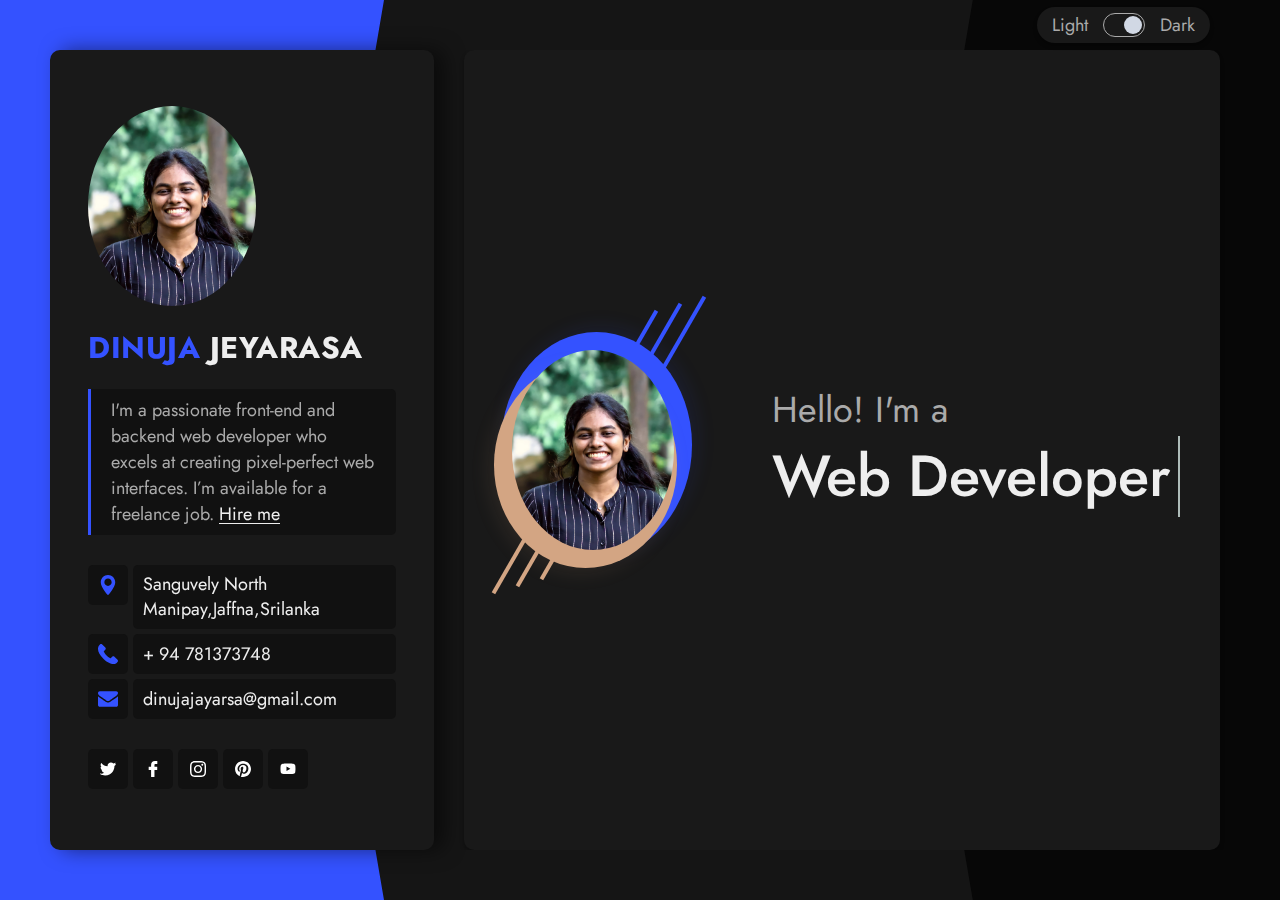
<file: check.html>
<!DOCTYPE html>
<!--[if lt IE 7 ]><html class="ie ie6" lang="en"> <![endif]-->
<!--[if IE 7 ]><html class="ie ie7" lang="en"> <![endif]-->
<!--[if IE 8 ]><html class="ie ie8" lang="en"> <![endif]-->
<!--[if (gte IE 9)|!(IE)]><!--><html lang="en"> <!--<![endif]-->
  
<head>

<meta http-equiv="Content-Type" content="text/html; charset=utf-8" />

<meta name="description" content="Deebo">
<meta name="author" content="Frenify">

<meta name="viewport" content="width=device-width, initial-scale=1, maximum-scale=1">

<title>Deebo</title>

<!-- Google Fonts -->
<link rel="preconnect" href="https://fonts.googleapis.com" />
<link rel="preconnect" href="https://fonts.gstatic.com" crossorigin />
<link href="https://fonts.googleapis.com/css2?family=Jost:ital,wght@0,100;0,200;0,300;0,400;0,500;0,600;0,700;0,800;0,900;1,100;1,200;1,300;1,400;1,500;1,600;1,700;1,800;1,900&display=swap" rel="stylesheet" />
<!-- /Google Fonts -->

<!-- Styles -->
<link type="text/css" rel="stylesheet" href="css/base.css?ver=4" />
<link type="text/css" rel="stylesheet" href="css/magnific.css?ver=4" />
<link type="text/css" rel="stylesheet" href="css/animated-headlines.css?ver=4" />
<link type="text/css" rel="stylesheet" href="css/style.css?ver=4" />
<!--[if lt IE 9]> <script type="text/javascript" src="js/modernizr.custom.js"></script> <![endif]-->
<!-- /Styles -->

</head>

<body>

<div class="deebo_fn_main">
			
			
	<!-- Light/Dark Switcher -->
	<div class="deebo_fn_switcher_wrap">
		<label>
			<span class="light">Light</span>
				<span class="checkbox_wrap">
					<input type="checkbox" id="skin_switcher" checked>
					<span class="slider round"></span>
				</span>
			<span class="dark">Dark</span>
		</label>
	</div>
	<!-- /Light/Dark Switcher -->
	
	
	<!-- Overlay -->
	<div class="right_bar_overlay"></div>
	<!--/ Overlay -->

	<!-- MODALBOX -->
	<div class="deebo_fn_modalbox">
		<a class="extra_closer" href="#"></a>
		<div class="box_inner">
			<a class="closer" href="#"><span></span></a>
			<div class="modal_content">

				<div class="modal_in">
					<!-- Content comes from JS -->
				</div>

				<div class="fn__nav" data-from="" data-index="">
					<a href="#" class="prev">
						<span class="text">Prev</span>
						<span class="arrow_wrapper"><span class="arrow"></span></span>
					</a>
					<a href="#" class="next">
						<span class="text">Next</span>
						<span class="arrow_wrapper"><span class="arrow"></span></span>
					</a>
				</div>
			</div>
		</div>
	</div>
	<!-- /MODALBOX --> 

	<!-- Overlay -->
	<div class="right_bar_overlay"></div>
	<!--/ Overlay -->

	<!-- MODALBOX -->
	<div class="deebo_fn_modalbox">
		<a class="extra_closer" href="#"></a>
		<div class="box_inner">
			<a class="closer" href="#"><span></span></a>
			<div class="modal_content">

				<div class="modal_in">
					<!-- Content comes from JS -->
				</div>

				<div class="fn__nav" data-from="" data-index="">
					<a href="#" class="prev">
						<span class="text">Prev</span>
						<span class="arrow_wrapper"><span class="arrow"></span></span>
					</a>
					<a href="#" class="next">
						<span class="text">Next</span>
						<span class="arrow_wrapper"><span class="arrow"></span></span>
					</a>
				</div>
			</div>
		</div>
	</div>
	<!-- /MODALBOX --> 

	<!-- Modal CV Card -->
	<div class="deebo_fn_cv">

		<!-- CV Inner -->
		<div class="deebo_fn__cv">

			<!-- CV Background -->
			<div class="cv__bg"></div>
			<div class="cv__bg2"></div>
<!DOCTYPE html>

			<!-- CV Left Side -->
			<div class="cv__header">
				<div class="in">
					<div class="avatar">
						<img src="img/header/dinuja.jpg" alt="Dinuja Jeyarasa">
					</div>
					<h3><span>Dinuja</span> Jeyarasa</h3>
					<p class="quote">I'm a passionate front-end and backend web developer who excels at creating pixel-perfect web interfaces. I’m available for a freelance job. <a href="#contact" class="anchor">Hire me</a></p>
					<ul class="contact_info">
						<li>
							<span class="icon"><img src="svg/location.svg" alt="" class="fn__svg"></span>
							<p>Sanguvely North Manipay,Jaffna,Srilanka</p>
						</li>
						<li>
							<span class="icon"><img src="svg/call.svg" alt="" class="fn__svg"></span>
							<p> + 94 781373748</p>
						</li>
						<li>
							<span class="icon"><img src="svg/message.svg" alt="" class="fn__svg"></span>
							<p>dinujajayarsa@gmail.com</p>
						</li>
					</ul>
					<ul class="social">
						<li>
							<a href="#" target="_blank" title="twitter.com">
								<img class="fn__svg" src="svg/twitter.svg" alt="twitter.com" />
							</a>
						</li>
						<li>
							<a href="#" target="_blank" title="facebook.com">
								<img class="fn__svg" src="svg/facebook-logo.svg" alt="facebook.com" />
							</a>
						</li>
						<li>
							<a href="#" target="_blank" title="instagram.com">
								<img class="fn__svg" src="svg/instagram.svg" alt="instagram.com" />
							</a>
						</li>
						<li>
							<a href="#" target="_blank" title="printerest.com">
								<img class="fn__svg" src="svg/pinterest.svg" alt="printerest.com" />
							</a>
						</li>
						<li>
							<a href="#" target="_blank" title="youtube.com">
								<img class="fn__svg" src="svg/youtube.svg" alt="youtube.com" />
							</a>
						</li>
					</ul>
				</div>
			</div>
			<!-- /CV Left Side -->

			<!-- /CV Content Side -->
			<div class="cv__content">
				
				<section id="hero-header" class="section_header">
					<div class="content">
						<div class="left_hero_header">
							<div class="circle">
								<div class="bg_img" data-bg-img="img/header/dinuja.jpg"></div>
								<img src="img/header/dinuja.jpg" alt="Dinuja Jeyarasa" />
								<div class="circle_holder_blue"><span></span></div>
								<div class="circle_holder_orange"><span></span></div>
								<div class="lines">
									<span></span>
									<span></span>
									<span></span>
								</div>
							</div>
						</div>
						<div class="right_hero_header">
							<div class="my_self">
								<h4>Hello! I'm a</h4>
								<h2>
									<!-- It is animation title. You can change animation variation by changing extra class to one of next classes: zoom, rotate-1, letters type, letters rotate-2, loading-bar, slide, clip, letters rotate-3, letters scale, push. cd-headline class can not be removed.  -->
									<span class="cd-headline clip">
										<span class="cd-words-wrapper">
										  <b class="is-visible">Web Developer</b>
										  <b>Freelancer</b>
										</span>
									</span>
								</h2>
							</div>
						</div>
					</div>
				</section>


				<!-- CV: Biography Section -->
				<section id="cv_biography">
					<div class="section_title">
						<h3>Biography</h3>
					</div>
					<p>I'm a Freelancer Front-end Developer with over 2 years of experience. I code and create web elements for amazing people around the world. I like work with new people. New people are new experiences.</p>
					<div class="fn_cs_info_items">
						<ul>
							<li><p>Name: <span>Dinuja Jeyarasa</span></p></li>
							<li><p>Birthday: <span>Oct 14, 2001</span></p></li>
							<li><p>Languages: <span>English, Tamil</span></p></li>
							<li><p>Age: <span>24 Years</span></p></li>
							<li><p>Nationality: <span>American</span></p></li>
							<li><p>Adress: <span>Jaffna ,Srilanka</span></p></li>
							<li><p>Telegram: <span>Available</span></p></li>
							<li><p>Phone: <span><a href="tel:+94781373748">+94781373748</a></span></p></li>
							<li><p>Skype: <span>Adam.M</span></p></li>
							<li><p>Email: <span><a href="dinujajayarasa@gmail.com">dinujajayarasa@gmail.com</a></span></p></li>
						</ul>
					</div>
				</section>
				<!-- /CV: Biography Section -->


				<!-- CV: Education Section -->
				<section id="cv_education">
					<div class="section_title">
						<h3>Education</h3>
					</div>
					<div class="fn_cs_boxed_list">
						<ul>
							<li>
								<div class="item">
									<div class="item_top">
										<h5>Frenify University</h5>
										<span>( 2014 — 2017 )</span>
									</div>
									<h3>Computer Science</h3>
									<p>Adipisicing Lorem ipsum dolor sit amet, consectetur elit, sed do eiusmod tempor incididunt ut labore et dolore magna aliqua. </p>
								</div>
							</li>
							<li>
								<div class="item">
									<div class="item_top">
										<h5>Edu University</h5>
										<span>( 2011 — 2014 )</span>
									</div>
									<h3>Master Degree</h3>
									<p>Adipisicing Lorem ipsum dolor sit amet, consectetur elit, sed do eiusmod tempor incididunt ut labore et dolore magna aliqua. </p>
								</div>
							</li>
							<li>
								<div class="item">
									<div class="item_top">
										<h5>Clolumbia College</h5>
										<span>( 2007 — 2011 )</span>
									</div>
									<h3>Bachelor Degree</h3>
									<p>Adipisicing Lorem ipsum dolor sit amet, consectetur elit, sed do eiusmod tempor incididunt ut labore et dolore magna aliqua. </p>
								</div>
							</li>
						</ul>
					</div>
				</section>
				<!-- /CV: Education Section -->


				<!-- CV: Experience Section -->
				<section id="cv_experience">
					<div class="section_title">
						<h3>Experience</h3>
					</div>
					<div class="fn_cs_boxed_list">
						<ul>
							<li>
								<div class="item">
									<div class="item_top">
										<h5>Frenify  LLC</h5>
										<span>( 2018 — Today )</span>
									</div>
									<h3>Sr. Front-end Engineer</h3>
									<p>Adipisicing Lorem ipsum dolor sit amet, consectetur elit, sed do eiusmod tempor incididunt ut labore et dolore magna aliqua. </p>
								</div>
							</li>
							<li>
								<div class="item">
									<div class="item_top">
										<h5>Google  LLC</h5>
										<span>( 2016 — 2018 )</span>
									</div>
									<h3>Front-end Developer</h3>
									<p>Adipisicing Lorem ipsum dolor sit amet, consectetur elit, sed do eiusmod tempor incididunt ut labore et dolore magna aliqua. </p>
								</div>
							</li>
							<li>
								<div class="item">
									<div class="item_top">
										<h5>Twitter  LLC</h5>
										<span>( 2016 — 2011 )</span>
									</div>
									<h3>Graphic Designer</h3>
									<p>Adipisicing Lorem ipsum dolor sit amet, consectetur elit, sed do eiusmod tempor incididunt ut labore et dolore magna aliqua. </p>
								</div>
							</li>
						</ul>
					</div>
				</section>
				<!-- /CV: Experience Section -->


				<!-- CV: Skills Section -->
				<section id="cv_skills">
					<div class="section_title">
						<h3>Professionality</h3>
					</div>
					<div class="fn_cs_progress_bar">
						<div class="progress_item" data-value="90">
							<div class="item_in">
								<h3 class="progress_title">Adobe Photoshop</h3>
								<span class="progress_percent"></span>
								<div class="progress_bg"></div>
							</div>
						</div>

						<div class="progress_item" data-value="95">
							<div class="item_in">
								<h3 class="progress_title">HTML5 &amp; CSS3</h3>
								<span class="progress_percent"></span>
								<div class="progress_bg"></div>
							</div>
						</div>

						<div class="progress_item" data-value="80">
							<div class="item_in">
								<h3 class="progress_title">WordPress</h3>
								<span class="progress_percent"></span>
								<div class="progress_bg"></div>
							</div>
						</div>

						<div class="progress_item" data-value="85">
							<div class="item_in">
								<h3 class="progress_title">Adobe Illustrator</h3>
								<span class="progress_percent"></span>
								<div class="progress_bg"></div>
							</div>
						</div>

					</div>
				</section>
				<!-- /CV: Skills Section -->


				<!-- CV: Services Section -->
				<section id="cv_services">
					<div class="section_title">
						<h3>Services</h3>
					</div>
					<p>I help ambitious businesses like yours generate more profits by building awareness, driving web traffic, connecting with customers and growing overall sales.</p>
					<div class="fn_cs_service_list">
						<ul>
							<li>
								<div class="item">
									<div class="item_left">
										<h3>Websites &amp; platforms</h3>
										<p>I build brands through cultural insights &amp; strategic vision. Custom crafted business solutions.</p>
									</div>
									<div class="item_right">
										<p>Starts from</p>
										<h3>$500</h3>
									</div>
								</div>
							</li>
							<li>
								<div class="item">
									<div class="item_left">
										<h3>Mobile applications</h3>
										<p>Custom marketing solutions. Get your business on the next level. We provide worldwide marketing.</p>
									</div>
									<div class="item_right">
										<p>Starts from</p>
										<h3>$450</h3>
									</div>
								</div>
							</li>
							<li>
								<div class="item">
									<div class="item_left">
										<h3>Strategy &amp; branding</h3>
										<p>Design direction for business. Get your business on the next level. We help to create great experiences.</p>
									</div>
									<div class="item_right">
										<p>Starts from</p>
										<h3>$500</h3>
									</div>
								</div>
							</li>
							<li>
								<div class="item">
									<div class="item_left">
										<h3>Design conspect</h3>
										<p>Design direction for business. Get your business on the next level. We help to create great experiences.</p>
									</div>
									<div class="item_right">
										<p>Starts from</p>
										<h3>$450</h3>
									</div>
								</div>
							</li>
						</ul>
					</div>
				</section>
				<!-- /CV: Services Section -->
				
				
				<!-- CV: Portfolio Section-->
				<section id="cv_portfolio">
					<div class="section_title">
						<h3>Portfolio</h3>
					</div>
					
					<!-- Portfolio Shortcode -->
					<div class="fn_cs_portfolio">
					
						<!-- Portfolio Filter -->
						<div class="portfolio_filter">
							<ul>
								<li><a href="#" class="current" data-filter="*">All</a></li>
								<li><a href="#" data-filter=".youtube">Youtube</a></li>
								<li><a href="#" data-filter=".vimeo">Vimeo</a></li>
								<li><a href="#" data-filter=".soundcloud">Soundcloud</a></li>
								<li><a href="#" data-filter=".popup">Popup</a></li>
							</ul>
						</div>
						<!-- /Portfolio Filter -->
						
						
						<!-- Portfolio List -->
						<div class="portfolio_list">
							<ul class="gallery_zoom grid">
								<li class="youtube grid-item">
									<div class="inner">
										<div class="entry">
											<a class="popup-youtube" href="https://www.youtube.com/watch?v=7e90gBu4pas">
												<img src="img/thumb/42-56.jpg" alt="" />
												<div class="main" data-bg-img="img/portfolio/1.jpg"></div>
												<div class="mobile_title">
													<h3>Mockup Shape</h3>
													<span>Youtube</span>
												</div>
											</a>
										</div>
									</div>
								</li>
								<li class="vimeo grid-item">
									<div class="inner">
										<div class="entry">
											<a class="popup-vimeo" href="https://vimeo.com/337293658">
												<img src="img/thumb/42-34.jpg" alt="" />
												<div class="main" data-bg-img="img/portfolio/2.jpg"></div>
												<div class="mobile_title">
													<h3>Ave Bottle</h3>
													<span>Vimeo</span>
												</div>
											</a>
										</div>
									</div>
								</li>
								<li class="soundcloud grid-item">
									<div class="inner">
										<div class="entry">
											<a class="soundcloude_link mfp-iframe audio" href="https://w.soundcloud.com/player/?url=https%3A//api.soundcloud.com/tracks/471954807&color=%23ff5500&auto_play=true&hide_related=false&show_comments=true&show_user=true&show_reposts=false&show_teaser=true&visual=true">
												<img src="img/thumb/42-56.jpg" alt="" />
												<div class="main" data-bg-img="img/portfolio/3.jpg"></div>
												<div class="mobile_title">
													<h3>Magic Art</h3>
													<span>Soundcloud</span>
												</div>
											</a>
										</div>
									</div>
								</li>
								<li class="popup grid-item">
									<div class="inner">
										<div class="entry">
											<a class="zoom" href="img/portfolio/5.jpg">
												<img src="img/thumb/42-56.jpg" alt="" />
												<div class="main" data-bg-img="img/portfolio/5.jpg"></div>
												<div class="mobile_title">
													<h3>Blue Lemon</h3>
													<span>Popup</span>
												</div>
											</a>
										</div>
									</div>
								</li>
								<li class="popup grid-item">
									<div class="inner">
										<div class="entry">
											<a class="zoom" href="img/portfolio/4.jpg">
												<img src="img/thumb/42-34.jpg" alt="" />
												<div class="main" data-bg-img="img/portfolio/4.jpg"></div>
												<div class="mobile_title">
													<h3>Art Stone</h3>
													<span>Popup</span>
												</div>
											</a>
										</div>
									</div>
								</li>
								<li class="popup grid-item">
									<div class="inner">
										<div class="entry">
											<a class="zoom" href="img/portfolio/6.jpg">
												<img src="img/thumb/42-34.jpg" alt="" />
												<div class="main" data-bg-img="img/portfolio/6.jpg"></div>
												<div class="mobile_title">
													<h3>Global Evolution</h3>
													<span>Popup</span>
												</div>
											</a>
										</div>
									</div>
								</li>
							</ul>
						</div>
						<!-- /Portfolio List -->
						
					</div>
					<!-- /Portfolio Shortcode -->
					
				</section>
				<!-- /CV: Portfolio Section-->

				<!-- CV: Testimonials -->
				<section id="cv_testimonials">
					<div class="section_title">
						<h3>References</h3>
					</div>
					<p>A testimonial is effectively a review or recommendation from a client, letting other people know how your products or services benefitted them. We respect each client and help everyone with all our might.</p>

					<div class="fn_cs_testimonials">
						<ul>
							<li>
								<div class="item">
									<div class="item_left">
										<p>One of the best. It works quite well for software development also. The design and ease of installation and customizing is exceptional. Many plaudits to the developers!</p>
									</div>
									<div class="item_right">
										<div class="t_ava">
											<div class="ava_in" data-bg-img="img/testimonials/1.jpg"></div>
										</div>
										<div class="t_name">
											<p>OldPhot</p>
										</div>
										<div class="t_rating" data-stars="5">
											<div class="rating_in">
												<div class="rating_active"><img src="svg/five-stars.svg" alt="" class="fn__svg"></div>
												<div class="rating_regular"><img src="svg/five-stars.svg" alt="" class="fn__svg"></div>
											</div>
										</div>
									</div>
								</div>
							</li>
							<li>
								<div class="item">
									<div class="item_left">
										<p>Very good design and code quality. The costumer support is excellent. They respond within minutes and solve problems on the fly. I sincerely recommend!</p>
									</div>
									<div class="item_right">
										<div class="t_ava">
											<div class="ava_in" data-bg-img="img/testimonials/2.jpg"></div>
										</div>
										<div class="t_name">
											<p>Wuoh</p>
										</div>
										<div class="t_rating" data-stars="5">
											<div class="rating_in">
												<div class="rating_active"><img src="svg/five-stars.svg" alt="" class="fn__svg"></div>
												<div class="rating_regular"><img src="svg/five-stars.svg" alt="" class="fn__svg"></div>
											</div>
										</div>
									</div>
								</div>
							</li>
							<li>
								<div class="item">
									<div class="item_left">
										<p>I Like the whole Theme, the design, customizability, features, etc. The support has been absolutely fantastic and friendly, helping me to solve any issue I was having.</p>
									</div>
									<div class="item_right">
										<div class="t_ava">
											<div class="ava_in" data-bg-img="img/testimonials/3.jpg"></div>
										</div>
										<div class="t_name">
											<p>Bartolo</p>
										</div>
										<div class="t_rating" data-stars="5">
											<div class="rating_in">
												<div class="rating_active"><img src="svg/five-stars.svg" alt="" class="fn__svg"></div>
												<div class="rating_regular"><img src="svg/five-stars.svg" alt="" class="fn__svg"></div>
											</div>
										</div>
									</div>
								</div>
							</li>
							<li>
								<div class="item">
									<div class="item_left">
										<p>The best theme in the world ;) Really love it. Support is amazing, and they always help me with my problems. To be honest - I have earlier other theme, but this is so good, that why I choose it</p>
									</div>
									<div class="item_right">
										<div class="t_ava">
											<div class="ava_in" data-bg-img="img/testimonials/4.jpg"></div>
										</div>
										<div class="t_name">
											<p>Przemeknorek</p>
										</div>
										<div class="t_rating" data-stars="5">
											<div class="rating_in">
												<div class="rating_active"><img src="svg/five-stars.svg" alt="" class="fn__svg"></div>
												<div class="rating_regular"><img src="svg/five-stars.svg" alt="" class="fn__svg"></div>
											</div>
										</div>
									</div>
								</div>
							</li>
						</ul>
					</div>


				</section>
				<!-- /CV: Testimonials -->
				
				
				<!-- CV: Clients Section -->
				<section id="clients" class="section_clients">
					<div class="section_title">
						<h3>Clients</h3>
					</div>
					<div class="clients_wrapper">
						<ul>
							<li>
								<a href="#">
									<img src="img/clients/1.png" alt="colorlib" />
								</a>
							</li>
							<li>
								<a href="#">
									<img src="img/clients/2.png" alt="envato" />
								</a>
							</li>
							<li>
								<a href="#">
									<img src="img/clients/3.png" alt="pingdom" />
								</a>
							</li>
							<li>
								<a href="#">
									<img src="img/clients/4.png" alt="magento" />
								</a>
							</li>
							<li>
								<a href="#">
									<img src="img/clients/5.png" alt="woocommerce" />
								</a>
							</li>
							<li>
								<a href="#">
									<img src="img/clients/6.png" alt="larevel" />
								</a>
							</li>
							<li>
								<a href="#">
									<img src="img/clients/7.png" alt="angular" />
								</a>
							</li>
							<li>
								<a href="#">
									<img src="img/clients/8.png" alt="google" /> 
								</a>
							</li>
						</ul>
					</div>
				</section>
				<!-- /CV: Clients Section -->
				
				
				<!-- CV: News Section -->
				<section id="tips" class="section_tips">
					<div class="section_title">
						<h3>Latest Articles</h3>
					</div>

					<div class="tips_content">
						<ul class="modal_items" data-from="blog" data-count="5">
							<li>
								<div class="item modal_item" data-index="1">
									<div class="item_left">
										<p>November 18, 2021</p>
										<h5><a href="#">Emotional Slider Animation in After Effects</a></h5>
										<a href="#" class="read_more">Read More</a>
										<div class="fn__hidden">
											<p class="fn__cat">November 18, 2021</p>
											<h3 class="fn__title">Emotional Slider Animation in After Effects</h3>
											<div class="img_holder">
												<img src="img/thumb/square.jpg" alt="">
												<div class="abs_img" data-bg-img="img/blog/1.jpg"></div>
											</div>
											<p class="fn__desc">Sed ornare tellus a odio bibendum, at tristique sapien malesuada. Proin sagittis maximus accumsan. Class aptent taciti sociosqu ad litora torquent per conubia nostra, per inceptos himenaeos. Lorem ipsum dolor sit amet, consectetur adipiscing elit. Quisque gravida quam sit amet elit varius tempor. Pellentesque purus eros, blandit eu mollis vel, commodo eget orci.</p>
											<p class="fn__desc">Quisque dui metus, eleifend at enim ac, imperdiet sagittis dolor. Vestibulum ipsum quam, feugiat non velit sit amet, pulvinar varius nisl. Mauris tristique, ipsum sit amet lacinia congue, mauris magna tempus nibh, in mollis eros enim a tortor. Morbi enim arcu, tristique vitae mi nec, hendrerit pharetra metus. Phasellus id feugiat purus. In vel elit eu lacus ultrices feugiat. Etiam at aliquet mi. Nunc sit amet libero sit amet lectus pellentesque sagittis. Curabitur blandit ante quis erat dapibus viverra.</p>
											<p class="fn__desc">Sed porttitor augue erat, vitae convallis odio viverra id. In nec finibus elit. Nullam ac sodales nunc, vel sagittis elit. Ut condimentum ex ipsum, eu ornare odio aliquam eu. Ut iaculis eros quam, eu bibendum tellus convallis quis. Donec sapien risus, consequat ut magna nec, interdum porta nisl. Vivamus pulvinar hendrerit finibus.</p>
										</div>
									</div>
									<div class="item_right">
										<div class="abs_img" data-bg-img="img/blog/1.jpg"></div>
									</div>
								</div>
							</li>
							<li>
								<div class="item modal_item" data-index="2">
									<div class="item_left">
										<p>September 15, 2021</p>
										<h5><a href="#">Principle Tutorial &amp; Onboarding Flow Animation</a></h5>
										<a href="#" class="read_more">Read More</a>
										<div class="fn__hidden">
											<p class="fn__cat">September 15, 2021</p>
											<h3 class="fn__title">Principle Tutorial &amp; Onboarding Flow Animation</h3>
											<div class="img_holder">
												<img src="img/thumb/square.jpg" alt="">
												<div class="abs_img" data-bg-img="img/blog/2.jpg"></div>
											</div>
											<p class="fn__desc">Sed ornare tellus a odio bibendum, at tristique sapien malesuada. Proin sagittis maximus accumsan. Class aptent taciti sociosqu ad litora torquent per conubia nostra, per inceptos himenaeos. Lorem ipsum dolor sit amet, consectetur adipiscing elit. Quisque gravida quam sit amet elit varius tempor. Pellentesque purus eros, blandit eu mollis vel, commodo eget orci.</p>
											<p class="fn__desc">Quisque dui metus, eleifend at enim ac, imperdiet sagittis dolor. Vestibulum ipsum quam, feugiat non velit sit amet, pulvinar varius nisl. Mauris tristique, ipsum sit amet lacinia congue, mauris magna tempus nibh, in mollis eros enim a tortor. Morbi enim arcu, tristique vitae mi nec, hendrerit pharetra metus. Phasellus id feugiat purus. In vel elit eu lacus ultrices feugiat. Etiam at aliquet mi. Nunc sit amet libero sit amet lectus pellentesque sagittis. Curabitur blandit ante quis erat dapibus viverra.</p>
											<p class="fn__desc">Sed porttitor augue erat, vitae convallis odio viverra id. In nec finibus elit. Nullam ac sodales nunc, vel sagittis elit. Ut condimentum ex ipsum, eu ornare odio aliquam eu. Ut iaculis eros quam, eu bibendum tellus convallis quis. Donec sapien risus, consequat ut magna nec, interdum porta nisl. Vivamus pulvinar hendrerit finibus.</p>
										</div>
									</div>
									<div class="item_right">
										<div class="abs_img" data-bg-img="img/blog/2.jpg"></div>
									</div>
								</div>
							</li>
							<li>
								<div class="item modal_item" data-index="3">
									<div class="item_left">
										<p>September 03, 2021</p>
										<h5><a href="#">Ordering Ballooon Bouquets UI Design and Animation</a></h5>
										<a href="#" class="read_more">Read More</a>
										<div class="fn__hidden">
											<p class="fn__cat">September 03, 2021</p>
											<h3 class="fn__title">Ordering Ballooon Bouquets UI Design and Animation</h3>
											<div class="img_holder">
												<img src="img/thumb/square.jpg" alt="">
												<div class="abs_img" data-bg-img="img/blog/3.jpg"></div>
											</div>
											<p class="fn__desc">Sed ornare tellus a odio bibendum, at tristique sapien malesuada. Proin sagittis maximus accumsan. Class aptent taciti sociosqu ad litora torquent per conubia nostra, per inceptos himenaeos. Lorem ipsum dolor sit amet, consectetur adipiscing elit. Quisque gravida quam sit amet elit varius tempor. Pellentesque purus eros, blandit eu mollis vel, commodo eget orci.</p>
											<p class="fn__desc">Quisque dui metus, eleifend at enim ac, imperdiet sagittis dolor. Vestibulum ipsum quam, feugiat non velit sit amet, pulvinar varius nisl. Mauris tristique, ipsum sit amet lacinia congue, mauris magna tempus nibh, in mollis eros enim a tortor. Morbi enim arcu, tristique vitae mi nec, hendrerit pharetra metus. Phasellus id feugiat purus. In vel elit eu lacus ultrices feugiat. Etiam at aliquet mi. Nunc sit amet libero sit amet lectus pellentesque sagittis. Curabitur blandit ante quis erat dapibus viverra.</p>
											<p class="fn__desc">Sed porttitor augue erat, vitae convallis odio viverra id. In nec finibus elit. Nullam ac sodales nunc, vel sagittis elit. Ut condimentum ex ipsum, eu ornare odio aliquam eu. Ut iaculis eros quam, eu bibendum tellus convallis quis. Donec sapien risus, consequat ut magna nec, interdum porta nisl. Vivamus pulvinar hendrerit finibus.</p>
										</div>
									</div>
									<div class="item_right">
										<div class="abs_img" data-bg-img="img/blog/3.jpg"></div>
									</div>
								</div>
							</li>
							<li class="be_animated">
								<div class="item modal_item" data-index="4">
									<div class="item_left">
										<p>August 20, 2021</p>
										<h5><a href="#">How to Prepare Your Design Portfolio</a></h5>
										<a href="#" class="read_more">Read More</a>
										<div class="fn__hidden">
											<p class="fn__cat">August 20, 2021</p>
											<h3 class="fn__title">How to Prepare Your Design Portfolio</h3>
											<div class="img_holder">
												<img src="img/thumb/square.jpg" alt="">
												<div class="abs_img" data-bg-img="img/blog/4.jpg"></div>
											</div>
											<p class="fn__desc">Sed ornare tellus a odio bibendum, at tristique sapien malesuada. Proin sagittis maximus accumsan. Class aptent taciti sociosqu ad litora torquent per conubia nostra, per inceptos himenaeos. Lorem ipsum dolor sit amet, consectetur adipiscing elit. Quisque gravida quam sit amet elit varius tempor. Pellentesque purus eros, blandit eu mollis vel, commodo eget orci.</p>
											<p class="fn__desc">Quisque dui metus, eleifend at enim ac, imperdiet sagittis dolor. Vestibulum ipsum quam, feugiat non velit sit amet, pulvinar varius nisl. Mauris tristique, ipsum sit amet lacinia congue, mauris magna tempus nibh, in mollis eros enim a tortor. Morbi enim arcu, tristique vitae mi nec, hendrerit pharetra metus. Phasellus id feugiat purus. In vel elit eu lacus ultrices feugiat. Etiam at aliquet mi. Nunc sit amet libero sit amet lectus pellentesque sagittis. Curabitur blandit ante quis erat dapibus viverra.</p>
											<p class="fn__desc">Sed porttitor augue erat, vitae convallis odio viverra id. In nec finibus elit. Nullam ac sodales nunc, vel sagittis elit. Ut condimentum ex ipsum, eu ornare odio aliquam eu. Ut iaculis eros quam, eu bibendum tellus convallis quis. Donec sapien risus, consequat ut magna nec, interdum porta nisl. Vivamus pulvinar hendrerit finibus.</p>
										</div>
									</div>
									<div class="item_right">
										<div class="abs_img" data-bg-img="img/blog/4.jpg"></div>
									</div>
								</div>
							</li>
							<li class="be_animated">
								<div class="item modal_item" data-index="5">
									<div class="item_left">
										<p>July 11, 2021</p>
										<h5><a href="#">Lottie Animation &amp; After Effects Tutorial</a></h5>
										<a href="#" class="read_more">Read More</a>
										<div class="fn__hidden">
											<p class="fn__cat">July 11, 2021</p>
											<h3 class="fn__title">Lottie Animation &amp; After Effects Tutorial</h3>
											<div class="img_holder">
												<img src="img/thumb/square.jpg" alt="">
												<div class="abs_img" data-bg-img="img/blog/5.jpg"></div>
											</div>
											<p class="fn__desc">Sed ornare tellus a odio bibendum, at tristique sapien malesuada. Proin sagittis maximus accumsan. Class aptent taciti sociosqu ad litora torquent per conubia nostra, per inceptos himenaeos. Lorem ipsum dolor sit amet, consectetur adipiscing elit. Quisque gravida quam sit amet elit varius tempor. Pellentesque purus eros, blandit eu mollis vel, commodo eget orci.</p>
											<p class="fn__desc">Quisque dui metus, eleifend at enim ac, imperdiet sagittis dolor. Vestibulum ipsum quam, feugiat non velit sit amet, pulvinar varius nisl. Mauris tristique, ipsum sit amet lacinia congue, mauris magna tempus nibh, in mollis eros enim a tortor. Morbi enim arcu, tristique vitae mi nec, hendrerit pharetra metus. Phasellus id feugiat purus. In vel elit eu lacus ultrices feugiat. Etiam at aliquet mi. Nunc sit amet libero sit amet lectus pellentesque sagittis. Curabitur blandit ante quis erat dapibus viverra.</p>
											<p class="fn__desc">Sed porttitor augue erat, vitae convallis odio viverra id. In nec finibus elit. Nullam ac sodales nunc, vel sagittis elit. Ut condimentum ex ipsum, eu ornare odio aliquam eu. Ut iaculis eros quam, eu bibendum tellus convallis quis. Donec sapien risus, consequat ut magna nec, interdum porta nisl. Vivamus pulvinar hendrerit finibus.</p>
										</div>
									</div>
									<div class="item_right">
										<div class="abs_img" data-bg-img="img/blog/5.jpg"></div>
									</div>
								</div>
							</li>
						</ul>
					</div>
					<div class="load_more">
						<a href="#" data-done="Done" data-no="No more articles found">
							<span class="text">Load More Articles</span>
							<span class="fn__pulse">
								<span></span>
								<span></span>
								<span></span>
							</span>
						</a>
					</div>
				</section>
				<!-- CV: News Section -->
				
				
				<section id="contact" class="section_contact">
					<div class="section_title">
						<h3>Contact Me</h3>
					</div>
					<form class="contact_form" action="/" method="post" autocomplete="off" data-email="frenifyteam@gmail.com">

						<!--
							Don't remove below code in avoid to work contact form properly.
							You can chance dat-success value with your one. It will be used when user will try to contact via contact form and will get success message.
						-->
						<div class="success" data-success="Your message has been received, we will contact you soon."></div>
						<div class="empty_notice"><span>Please Fill Required Fields!</span></div>
						<!-- -->

						<div class="items_wrap">
							<div class="items">
								<div class="item half">
									<div class="input_wrapper">
										<input id="name" type="text" placeholder="Name *" />
									</div>
								</div>
								<div class="item half">
									<div class="input_wrapper">
										<input id="email" type="email" placeholder="Email *" />
									</div>
								</div>
								<div class="item">
									<div class="input_wrapper">
										<input id="phone" type="text" placeholder="Phone" />
									</div>
								</div>
								<div class="item">
									<div class="input_wrapper">
										<textarea id="message" placeholder="Message"></textarea>
									</div>
								</div>
								<div class="item">
									<a id="send_message" href="#">Send Message</a>
								</div>
							</div>
						</div>
					</form>
				</section>


			</div>
			<!-- /CV Content Side -->

		</div>
		<!-- CV Inner -->
	</div>
	<!-- /Modal CV Card -->

	

</div>

<!-- Scripts -->
<script type="text/javascript" src="js/jquery.js?ver=4"></script>
<script type="text/javascript" src="js/isotope.js"></script>
<script type="text/javascript" src="js/magnific.js"></script>
<script type="text/javascript" src="js/animated-headlines.js?ver=4"></script>
<script type="text/javascript" src="js/waypoints.js?ver=4"></script>
<!--[if lt IE 10]> <script type="text/javascript" src="js/ie8.js"></script> <![endif]-->
<script type="text/javascript" src="js/init.js?ver=4"></script>
<!-- /Scripts -->

</body>
</html>
</file>
<file: css/base.css>
/*
This file is made by Frenify
This css file includes all base styles and template's main color (in this tempalte main color is pink(#f00a77)). 
Template's main color styles located at the bottom of this file.
*/
html,body,div,span,applet,object,iframe,h1,h2,h3,h4,h5,h6,p,blockquote,pre,a,abbr,acronym,address,big,cite,code,del,dfn,em,font,ins,kbd,q,s,samp,small,strike,strong,sub,sup,tt,var,b,u,i,center,dl,dt,dd,ol,ul,li,fieldset,form,label,legend,table,caption,tbody,tfoot,thead,tr,th,td
	{
	background: transparent;
	border: 0;
	margin: 0;
	padding: 0;
	vertical-align: baseline;
	outline: none;
}

article, aside, details, figcaption, figure, footer, header, hgroup, nav, section {
    display: block;
}

blockquote {
	quotes: none;
}

blockquote:before,blockquote:after {
	content: '';
	content: none;
}
ul, ol{
	margin:30px;
	list-style-type: none;
}
ul li, ol li{
	margin-bottom:5px;
}
img{
	vertical-align:middle;
	max-width:100%;
}
iframe{
	max-width:100%;
}
del {
	text-decoration: line-through;
}
a, i{
	-webkit-transition: all .3s ease;
	   -moz-transition: all .3s ease;
	    -ms-transition: all .3s ease;
	     -o-transition: all .3s ease;
	        transition: all .3s ease;
	border:none;
}
a:hover{text-decoration:none;}

h1, h2, h3, h4, h5, h6{
	font-weight:700;
	color:#0b0a0c;
	margin-bottom:20px;
}
h1 { font-size: 45px; }
h2 { font-size: 36px; }
h3 { font-size: 30px; }
h4 { font-size: 24px; }
h5 { font-size: 20px; }
h6 { font-size: 16px; }

table{
	width:100%;
	max-width:100%;
	text-align:left;
	border-collapse: collapse;
	border-spacing: 0px;
	margin-bottom:15px;
	color:#999;
	border:1px solid #eee;
}
table tr{
	border:1px solid #eee;
}
table th{
	vertical-align:top;
	color:#333;
	background:none;
	font-size:16px;
	font-weight:normal;
	padding:15px 10px;
	border:1px solid #eee;
}
table td{
	vertical-align:top;
	padding:10px;
	border:1px solid #eee;
}

code, pre {
	padding: 10px;
	padding-bottom: 0;
	border-left: 3px solid #6FBF71;
	border-bottom: 1px solid transparent;
	background: #f7f7f7;
	overflow-x:scroll;
}

pre{
	display: block;	
	word-break: break-all;
	word-wrap: break-word;
}
pre code { white-space: pre-wrap; }

p{
	letter-spacing:1px;
}


.space10{width:100%; float:left; clear:both; margin-bottom:10px;}
.space20{width:100%; float:left; clear:both; margin-bottom:20px;}
.space30{width:100%; float:left; clear:both; margin-bottom:30px;}
.space40{width:100%; float:left; clear:both; margin-bottom:40px;}
.space50{width:100%; float:left; clear:both; margin-bottom:50px;}
.space60{width:100%; float:left; clear:both; margin-bottom:60px;}
.space70{width:100%; float:left; clear:both; margin-bottom:70px;}
.space80{width:100%; float:left; clear:both; margin-bottom:80px;}
.space90{width:100%; float:left; clear:both; margin-bottom:90px;}
.space100{width:100%; float:left; clear:both; margin-bottom:100px;}
.space200{width:100%; float:left; clear:both; margin-bottom:200px;}
.space300{width:100%; float:left; clear:both; margin-bottom:300px;}
.space400{width:100%; float:left; clear:both; margin-bottom:400px;}
.space500{width:100%; float:left; clear:both; margin-bottom:500px;}
.space1000{width:100%; float:left; clear:both; margin-bottom:1000px;}


/*------------------------------------------------------------------*/ 
/*	x) FORM ELEMENTS
/*------------------------------------------------------------------*/
textarea{
	border-radius:0;
	font-size:13px;
	color:#333;
	resize:vertical;
	font-family:'Raleway', Arial, Helvetica, sans-serif;
	
	-webkit-box-sizing: border-box; /* Safari/Chrome, other WebKit */
	-moz-box-sizing: border-box;    /* Firefox, other Gecko */
	-ms-box-sizing: border-box;     /* IE 10 + */
	box-sizing: border-box;         /* Opera/IE 8+ */
	
	line-height:1.4;
	padding:10px!important;
	width:100%;
	border:1px solid #eee;
	
	-webkit-transition: all .3s ease;
	   -moz-transition: all .3s ease;
	    -ms-transition: all .3s ease;
	     -o-transition: all .3s ease;
	        transition: all .3s ease;
}
input[type="text"],
input[type="password"],
input[type="datetime"],
input[type="datetime-local"],
input[type="date"],
input[type="month"],
input[type="time"],
input[type="week"],
input[type="number"],
input[type="email"],
input[type="url"],
input[type="search"],
input[type="tel"],
input[type="color"],
.uneditable-input {
	border-radius:0;
	font-size:13px;
	min-width:220px;
	color:#333;
	letter-spacing:0.5px;
	
	-webkit-box-sizing: border-box; /* Safari/Chrome, other WebKit */
	-moz-box-sizing: border-box;    /* Firefox, other Gecko */
	-ms-box-sizing: border-box;     /* IE 10 + */
	box-sizing: border-box;         /* Opera/IE 8+ */
	
	font-family:'Raleway', Arial, Helvetica, sans-serif;
	
	line-height:1.6;
	padding:10px!important;
	height:44px;
	vertical-align:middle;
	border:1px solid #eee;
	
	-webkit-transition: all .3s ease;
	   -moz-transition: all .3s ease;
	    -ms-transition: all .3s ease;
	     -o-transition: all .3s ease;
	        transition: all .3s ease;
	
}

textarea:focus,
input[type="text"]:focus,
input[type="password"]:focus,
input[type="datetime"]:focus,
input[type="datetime-local"]:focus,
input[type="date"]:focus,
input[type="month"]:focus,
input[type="time"]:focus,
input[type="week"]:focus,
input[type="number"]:focus,
input[type="email"]:focus,
input[type="url"]:focus,
input[type="search"]:focus,
input[type="tel"]:focus,
input[type="color"]:focus,
.uneditable-input:focus {
	border-color:#ccc;
	background:#eee;
}


input[type="submit"]{
	padding: 13px 15px;
	height: 40px;
	line-height: 1;
	text-transform: uppercase;
	font-size: 13px;
	font-weight: 600;
	text-decoration: none;
	letter-spacing: 0.5px;
	border:none;
	cursor:pointer;
	color: #FFF;
	background:#777;
	
	-webkit-transition: all .3s ease;
	   -moz-transition: all .3s ease;
	    -ms-transition: all .3s ease;
	     -o-transition: all .3s ease;
	        transition: all .3s ease;
}
input[type="submit"]:hover{
	background:#444;
}
select{
	padding:8px;
	border:2px solid #eee;
}
input[type="button"]{
	cursor:pointer;
	-webkit-transition: all .3s ease;
	   -moz-transition: all .3s ease;
	    -ms-transition: all .3s ease;
	     -o-transition: all .3s ease;
	        transition: all .3s ease;
}
</file>
<file: css/style.css>
@charset "utf-8";
/*
/*	Copyright (c) 2022 Frenify
/*	Author: Frenify
/*	This file is made for CURRENT TEMPLATE
/*


	List of CSS codes:
	
	01) Base
	02) Site Structure
	03) Section Hero Header
	04) Main title
	05) Info Items
	06) Boxed List
	07) Progress bar
	08) Section Portfolio
	09) Testimonials
	10) Section Clients
	11) Section News
		11.1) Modalbox (used for news)
	12) Section Contact
	13) LIGHT Version
	14) Responsive


/*------------------------------------------------------------------*/
/*	01) Base
/*------------------------------------------------------------------*/
:root{
	--mc: #3452ff;
}
html{
	overflow-x: hidden;
	padding: 0px;
	margin: 0px
}
*:after,
*:before,
*{
	box-sizing: border-box;
}
body{
	font-family: 'Jost',sans-serif;
	font-size: 18px;
	letter-spacing: 0;
	font-weight: 400;
	color: #0b0a0c;
	position: relative;
}
[class^="deebo_fn_"]{
	width: 100%;
	float: left;
	clear: both;
}
.deebo_fn_wrapper,
.deebo_fn_wrapper *{
	box-sizing: border-box;
}
.deebo_fn_wrapper{
	position: relative;
	z-index: 2;
}
.fn__svg{
	fill: currentcolor;
	width: 18px;
	height: 18px;
}
p{
	letter-spacing: 0;
}
h1, h2, h3, h4, h5, h6{color: #eee;}
/*------------------------------------------------------------------*/
/*	02) Site Structure
/*------------------------------------------------------------------*/
body.resume-opened{
	height: 100vh;
	overflow: hidden;
}
body.resume-opened .deebo_fn_cv{
	opacity: 1;
	visibility: visible;
    transition: all .5s ease;
}
body.resume-opened .deebo_fn__cv{
	opacity: 1;
	visibility: visible;
	transform: translateY(0px);
}
body.resume-opened .deebo_fn_cv .closer{
	transform: translateX(0px);
	transition: transform .5s 1s ease;
}
.deebo_fn_cv{
	position: fixed;
	top: 0px;
	left: 0px;
	right: 0px;
	height: 100vh;
	z-index: 77;
	background-color: rgba(29,27,25,.95);
	opacity: 0;
	visibility: hidden;
	
	-webkit-transition: all .5s ease;
	   -moz-transition: all .5s ease;
	    -ms-transition: all .5s ease;
	     -o-transition: all .5s ease;
	        transition: all .5s 1s ease;
}
.deebo_fn__cv{
	position: absolute;
    top: 0px;
    bottom: 0px;
    width: auto;
    right: 0px;
    left: 0px;
    background-color: #151515;
    z-index: 156;
	overflow: hidden;
}
.deebo_fn_cv .closer{
	width: 42px;
	height: 42px;
	display: block;
	text-decoration: none;
	position: absolute;
	right: 5px;
	top: 5px;
	z-index: 233;
	transform: translateX(50px);
	transition: transform .5s ease;
}
.deebo_fn_cv .closer:before,
.deebo_fn_cv .closer:after{
	content: "";
	position: absolute;
	width: 18px;
	height: 2px;
	background-color: #eee;
	left: 12px;
	top: 20px;
}
.deebo_fn_cv .closer:after{
	transform: rotate(45deg);
}
.deebo_fn_cv .closer:before{
	transform: rotate(135deg);
}
.deebo_fn_cv .closer:hover{
	background-color: #070707;
}
body.resume-opened .deebo_fn__cv .cv__header,
body.resume-opened .deebo_fn__cv .cv__content{
	transform: translateY(0px);
	opacity: 1;
    transition: all .5s .5s ease;
}
body.resume-opened .deebo_fn__cv .cv__bg{
	left: 0;
    transition: all .5s ease;
}
body.resume-opened .deebo_fn__cv .cv__bg2{
	right: 0;
    transition: all .5s ease;
}
.deebo_fn__cv .cv__content{
	position: absolute;
	z-index: 99;
	width: 65vw;
	width: calc(70vw - 100px);
	float: right;
	right: 50px;
	top: 50px;
	bottom: 50px;
	overflow-y: scroll;
	color: #999;
	font-size: 20px;
	font-weight: 400;
	padding-right: 10px;
	padding-left: 30px;
	transform: translateY(-380px);
    transition: all .5s ease;
	opacity: 0;
}
.deebo_fn__cv .cv__content{
  	scrollbar-width: thin;
  	scrollbar-color: #000 #000;
}
.deebo_fn__cv .cv__content::-webkit-scrollbar{
	width: 14px;
}
.deebo_fn__cv .cv__content:-webkit-scrollbar-track{
	background: #000;
}
.deebo_fn__cv .cv__content::-webkit-scrollbar-thumb{
	background-color: #222;
	border-radius: 10px;
}
.deebo_fn__cv .cv__bg{
	position: absolute;
	z-index: 1;
	width: 30%;
	background-color: var(--mc);
	clip-path: polygon(100% 0, 80% 50%, 100% 100%, 0 100%, 0 0);
	top: 0;
	left: -30%;
	bottom: 0;
    transition: all .5s .5s ease;
}
.deebo_fn__cv .cv__bg2{
	position: absolute;
	z-index: 1;
	width: 30%;
	background-color: #070707;
	clip-path: polygon(20% 0, 100% 0, 100% 50%, 100% 100%, 20% 100%, 0 50%);
	top: 0;
	right: -30%;
	bottom: 0;
    transition: all .5s .5s ease;
}
.deebo_fn__cv .cv__header{
	position: absolute;
	top: 50px;
	left: 50px;
	width: 30vw;
	bottom: 50px;
	z-index: 20;
	filter: drop-shadow(10px 0px 10px rgba(0, 0, 0, 0.5));
	transform: translateY(380px);
	opacity: 0;
    transition: all .5s ease;
}
.deebo_fn__cv .cv__header .in{
	background-color: #191919;
	height: 100%;
	display: -webkit-flex;
	display: -moz-flex;
	display: -ms-flex;
	display: -o-flex;
	display: flex;
	-webkit-flex-direction: column;
	-moz-flex-direction: column;
	-ms-flex-direction: column;
	-o-flex-direction: column;
	flex-direction: column;
	justify-content: center;
	padding: 40px 10%;
	border-radius: 10px;
	overflow-y: scroll;
}

.deebo_fn__cv .cv__header .in{
  	scrollbar-width: thin;
  	scrollbar-color: #000 #000;
}
.deebo_fn__cv .cv__header .in::-webkit-scrollbar{
	width: 0;
}
.deebo_fn__cv .cv__header .in:-webkit-scrollbar-track{
	background: #000;
}
.deebo_fn__cv .cv__header .in::-webkit-scrollbar-thumb{
	background-color: #222;
	border-radius: 10px;
}
.deebo_fn__cv .cv__header .avatar{
	margin-bottom: 20px;
}
.deebo_fn__cv .cv__header .avatar img{
	max-width: 200px;
	max-height: 200px;
	border-radius: 50%;
}
.deebo_fn__cv .cv__header h3{
	margin: 0;
	padding: 0;
	color: #eee;
	font-weight: 700;
	font-size: 30px;
	text-transform: uppercase;
	letter-spacing: .5px;
	margin-bottom: 20px;
}
.deebo_fn__cv .cv__header h3 span{
	color: var(--mc);
}
.deebo_fn__cv .cv__header p.quote{
	margin: 0;
    color: #aaa;
    margin-bottom: 30px;
    text-align: left;
    border-left: 3px solid var(--mc);
    padding-left: 40px;
    background: #111;
    padding: 8px 20px;
    border-radius: 0 5px 5px 0;
}
.deebo_fn__cv .cv__header p.quote a{
	text-decoration: none;
	color: #eee;
	border-bottom: 1px solid;
	line-height: 1;
	display: inline-block;
}
.deebo_fn__cv .cv__header p.quote a:hover{
	color: var(--mc);
}
.cv__header .contact_info{
	margin: 0;
	padding: 0;
	list-style-type: none;
	text-align: left;
	margin-bottom: 25px;
}
.cv__header .contact_info .icon{
	display: block;
	width: 40px;
	height: 40px;
	min-width: 40px;
	background-color: #111;
	border-radius: 5px;
	margin-right: 5px;
	position: relative;
}
.cv__header .contact_info .fn__svg{
	width: 20px;
	height: 20px;
	display: block;
	color: var(--mc);
	position: absolute;
	left: 50%;
	top: 50%;
	margin: -10px 0 0 -10px;
}
.cv__header .contact_info li{
	padding: 0;
    margin: 0;
    position: relative;
    margin-bottom: 5px;
	display: -webkit-flex;
	display: -moz-flex;
	display: -ms-flex;
	display: -o-flex;
	display: flex;
	align-items: flex-start;
}
.cv__header .contact_info p{
	color: #eee;
	line-height: 1.4;
	background-color: #111;
	border-radius: 5px;
	padding: 7px 10px;
	width: 100%;
	min-height: 40px;
	display: -webkit-flex;
	display: -moz-flex;
	display: -ms-flex;
	display: -o-flex;
	display: flex;
	-ms-align-items: center;
	align-items: center;
}
.deebo_fn__cv .social{
	margin: 0;
	padding: 0;
	list-style-type: none;
	display: -webkit-flex;
	display: -moz-flex;
	display: -ms-flex;
	display: -o-flex;
	display: flex;
	-webkit-flex-direction: row;
	-moz-flex-direction: row;
	-ms-flex-direction: row;
	-o-flex-direction: row;
	flex-direction: row;
	flex-wrap: wrap;
	-ms-align-items: center;
	align-items: center;
	margin-left: -5px;
}
.deebo_fn__cv .social li{
	margin: 0;
	padding: 0;
	padding-left: 5px;
	margin-bottom: 5px;
}
.deebo_fn__cv .social a{
	display: block;
	text-decoration: none;
	color: #fff;
	background-color: #111;
	width: 40px;
	height: 40px;
	position: relative;
	border-radius: 5px;
}
.deebo_fn__cv .social .fn__svg{
	position: absolute;
	width: 16px;
	height: 16px;
	top: 50%;
	left: 50%;
	margin: -8px 0 0 -8px;
}
.deebo_fn__cv .social a:hover{
	background-color: var(--mc);
}
.deebo_fn__cv .cv__content section{
	width: 100%;
	padding: 30px;
	background-color: #191919;
	margin-bottom: 30px;
	box-shadow: 0px 3px 4px rgb(0 0 0 / 30%);
	border-radius: 10px;
	float: left;
	clear: both;
}
.deebo_fn__cv .cv__content section:last-child{
	margin-bottom: 0;
}
.right_bar_overlay{
	position: fixed;
	top: 0;
	left: 0;
	bottom: 0;
	right: 0;
	background-color: transparent;
	display: block;
	z-index: 20;
	width: 100%;
	float: left;
	opacity: 0;
	visibility: hidden;
	transition: all 0.5s ease;
	cursor: pointer;
}
.rightbar-opened .right_bar_overlay{
	background-color: rgba(0,0,0,0.30);
	opacity: 1;
	visibility: visible;
}
/* light/dark switcher */
.deebo_fn_switcher_wrap{
	position: fixed;
	z-index: 999;
	top: 0;
	right: 70px;
	left: auto;
	width: auto;
}
.deebo_fn_switcher_wrap label{
	display: -webkit-flex;
	display: -moz-flex;
	display: -ms-flex;
	display: -o-flex;
	display: flex;
	-webkit-flex-direction: row;
	-moz-flex-direction: row;
	-ms-flex-direction: row;
	-o-flex-direction: row;
	flex-direction: row;
	-ms-align-items: center;
	align-items: center;
	height: 36px;
	padding: 0 15px;
	margin: 7px 0;
	background-color: #191919;
	border-radius: 30px;
	color: #aaa;
	user-select: none;
    -webkit-user-select: none;
    -ms-user-select: none;
    -webkit-touch-callout: none;
    -o-user-select: none;
    -moz-user-select: none;
	cursor: pointer;
	box-shadow: 0px 3px 4px rgb(0 0 0 / 30%);
}
.deebo_fn_switcher_wrap .checkbox_wrap{
	position: relative;
    display: block;
    width: 42px;
    height: 24px;
	margin: 0 15px;
}
.deebo_fn_switcher_wrap input{
	opacity: 0 !important;
    position: absolute !important;
    visibility: hidden !important;
    width: 0 !important;
    height: 0 !important;
}
.deebo_fn_switcher_wrap .slider {
	position: absolute;
	cursor: pointer;
	top: 0;
	left: 0;
	right: 0;
	bottom: 0;
	background-color: transparent;
	-webkit-transition: .4s;
	transition: .4s;
	border: 1px solid #aaa;
	margin: 0;
	padding: 0;
}
.deebo_fn_switcher_wrap .slider:before {
	position: absolute;
	content: "";
	height: 18px;
	width: 18px;
	left: 2px;
	bottom: 2px;
	background-color: #d1d8e4;
	-webkit-transition: .4s;
	transition: .4s;
}
.deebo_fn_switcher_wrap input:checked + .slider:before {
	-webkit-transform: translateX(18px);
	-ms-transform: translateX(18px);
	transform: translateX(18px);
}
.deebo_fn_switcher_wrap .slider.round {
	border-radius: 24px;
}
.deebo_fn_switcher_wrap .slider.round:before {
 	border-radius: 50%;
}
/*------------------------------------------------------------------*/
/*	03) Section Hero Header
/*------------------------------------------------------------------*/
.section_header{
	width: 100%;
	float: left;
	background-color: #f0f7fb;
	overflow: hidden;
}
.section_header .content{
	padding-top: 200px;
	padding-bottom: 200px;
	display: -webkit-flex;
	display: -moz-flex;
	display: -ms-flex;
	display: -o-flex;
	display: flex;
	-ms-align-items: center;
	align-items: center;
	justify-content: space-between;
	min-height: 90vh;
	min-height: calc(100vh - 160px); /* 50px spacing from top, 50px from bottom of the window & 30px from top, 30px from bottom of the section. Summary 160px */
}
.section_header .left_hero_header{
	width: 475px;
	max-width: 40%;
	padding-right: 80px;
}
.section_header .circle{
	position: relative;
}
.section_header .circle .bg_img{
	position: absolute;
	top: 18px;
	left: 18px;
	bottom: 18px;
	right: 18px;
	display: block;
	background-repeat: no-repeat;
	background-size: cover;
	background-position: center center;
	z-index: 15;
	border-radius: 100%;
}
.section_header .circle img{
	position: relative;
	display: block;
	min-width: 100%;
	border-radius: 100%;
	z-index: 15;
	opacity: 0;
}
.section_header .circle_holder_blue span{
	position: absolute;
	top: 0px;
	right: 0px;
	left: 7px;
	bottom: 10px;
	background-color: var(--mc);
	z-index: 2;
	border-radius: 100%;
	color: rgba(52,82,255,0.1);
	box-shadow: 5px -5px 20px;
}
.section_header .circle_holder_orange span{
	position: absolute;
	top: 30px;
	right: 15px;
	left: 0px;
	bottom: 0px;
	background-color: #d3a583;
	z-index: 2;
	border-radius: 100%;
	color: rgba(211,165,131,0.1);
	box-shadow: -5px 5px 20px;
}
.section_header .lines{
	position: absolute;
	top: 0;
	left: 0;
	right: 0;
	bottom: 0;
	z-index: 5;
}
.section_header .lines span{
	width: 4px;
	height: 138%;
	display: block;
/*	background-color: #999;*/
	background: var(--mc);
	background: -moz-linear-gradient(180deg, var(--mc) 50%, rgba(211,165,131,1) 50%, rgba(211,165,131,1) 100%);
	background: -webkit-linear-gradient(180deg, var(--mc) 50%, rgba(211,165,131,1) 50%, rgba(211,165,131,1) 100%);
	background: linear-gradient(180deg, var(--mc) 50%, rgba(211,165,131,1) 50%, rgba(211,165,131,1) 100%);
	filter: progid:DXImageTransform.Microsoft.gradient(startColorstr="#3452ff",endColorstr="#d3a583",GradientType=1);
	transform: rotate(30deg);
	z-index: 13;
	position: absolute;
	top: -18%;
	left: 40%;
}
.section_header .lines span:nth-child(2){
	left: 52%;
	top: -21%;
}
.section_header .lines span:nth-child(3){
	left: 64%;
	top: -24%;
}
.section_header .right_hero_header{
	width: 60%;
}
.section_header .person_info{
	position: absolute;
	right: 52px;
	right: 11.8%;
	bottom: 40px;
	z-index: 25;
	cursor: pointer;
	display: block;
	text-decoration: none;
	width: 60px;
	height: 60px;
	background-color: #000;
	border-radius: 50%;
	color: #fff;
}
.section_header .person_info:after{
    content: '';
	display: block;
    position: absolute;
    top: 50%;
    left: 50%;
    width: 70px;
    height: 70px;
    margin: -35px auto auto -35px;
    -webkit-transform-origin: 50% 50%;
    transform-origin: 50% 50%;
    background-color: inherit;
    z-index: -1;
    pointer-events: none;
	
	border: 20px solid #000;
	transition: border-color .3s ease;
	
    border-radius: 100%;
	opacity: 1;
	-webkit-animation: cs_fn_pulse 2.5s cubic-bezier(0.3,1,0.3,1) infinite;
    animation: cs_fn_pulse 2.5s cubic-bezier(0.3,1,0.3,1) infinite;
}
.section_header .person_info:hover{
	background-color: var(--mc);
}
.section_header .person_info:hover:after{
	border-color: var(--mc);
}
@-webkit-keyframes cs_fn_pulse{ from{ opacity:1;  transform:scale(1,1)}
 to{ opacity:0;  transform:scale(1.8,1.8)}
}
@keyframes cs_fn_pulse{ from{ opacity:1;  transform:scale(1,1)}
 to{ opacity:0;  transform:scale(1.8,1.8)}
}
.section_header .person_info .fn__svg{
	width: 20px;
	height: 20px;
	position: absolute;
	left: 50%;
	top: 50%;
	margin: -10px 0 0 -10px;
}
.my_self h4{
	font-size: 36px;
	font-weight: 400;
	margin: 0;
	margin-bottom: 1px;
	color: #aaa;
}
.my_self h2{
	margin: 0;
	padding: 0;
	font-weight: 500;
	font-size: 72px;
	font-size: calc(30px + 2.18vw);
	line-height: 1;
/*	text-transform: uppercase;*/
	color: #eee;
}
.my_self h2 b{
	font-weight: inherit;
}
/*------------------------------------------------------------------*/
/*	04) Main title
/*------------------------------------------------------------------*/
.section_title h3{
	margin: 0;
	padding: 0;
	position: relative;
	padding-bottom: 11px;
	text-transform: uppercase;
    color: #eee;
    font-size: 18px;
    font-weight: 600;
    letter-spacing: 1px;
}
.section_title h3:after{
	content: '';
	position: absolute;
	width: 100px;
	height: 2px;
	background-color: var(--mc);
	bottom: 0;
	left: 0;
}
.section_title{
	margin-bottom: 50px;
}
#cv_services .section_title,
#cv_biography .section_title{
	margin-bottom: 43px;
}
/*------------------------------------------------------------------*/
/*	05) Info Items
/*------------------------------------------------------------------*/
.fn_cs_info_items{
	margin-top: 42px;
}
.fn_cs_info_items ul{
	margin: 0;
	padding: 0;
	list-style-type: none;
	display: flex;
	flex-direction: row;
	flex-wrap: wrap;
	margin-left: -10px;
}
.fn_cs_info_items li{
	background-color: #111;
	padding: 7px 25px;
	line-height: 1.6;
	margin: 0 0 10px 10px;
	font-size: 20px;
	border-radius: 3px;
	text-align: center;
}
.fn_cs_info_items span{
	font-weight: 400;
}
.fn_cs_info_items a{
	color: #eee;
	text-decoration: none;
}
.fn_cs_info_items a:hover{
	color: var(--mc);
}
/*------------------------------------------------------------------*/
/*	06) Boxed List
/*------------------------------------------------------------------*/
.fn_cs_boxed_list ul{
	list-style-type: none;
	margin: 0;
	padding: 0;
	display: -webkit-flex;
	display: -moz-flex;
	display: -ms-flex;
	display: -o-flex;
	display: flex;
	-webkit-flex-direction: column;
	-moz-flex-direction: column;
	-ms-flex-direction: column;
	-o-flex-direction: column;
	flex-direction: column;
}
.fn_cs_boxed_list li{
	margin: 0;
	padding: 0;
	width: 100%;
	float: left;
	clear: both;
	margin-bottom: 20px;
}
.fn_cs_boxed_list li:last-child{
	margin-bottom: 0;
}
.fn_cs_boxed_list .item{
	width: 100%;
	float: left;
	clear: both;
	background-color: #111;
	position: relative;
	padding: 42px 40px 43px;
	border-radius: 5px;
}
.fn_cs_boxed_list .item:after{
	content: '';
    position: absolute;
    width: 2px;
    height: 50px;
    left: 0px;
    top: 50%;
    transform: translateY(-50%);
    background-color: var(--mc);
}
.fn_cs_boxed_list .item_top{
	display: flex;
	margin-bottom: 14px;
}
.fn_cs_boxed_list .item_top h5{
	margin: 0;
	padding: 0;
	font-size: 18px;
	text-transform: uppercase;
	font-weight: 400;
	line-height: 30px;
	color: #aaa;
}
.fn_cs_boxed_list .item_top span{
	display: block;
	margin: 0;
	padding: 0;
	font-size: 16px;
	line-height: 30px;
	margin-left: 20px;
	color: #888;
}
.fn_cs_boxed_list h3{
	margin: 0;
	padding: 0;
	font-weight: 400;
	color: #eee;
	margin-bottom: 17px;
}
.fn_cs_boxed_list p a{
	text-decoration: none;
	position: relative;
	z-index: 2;
	color: #000;
	font-weight: 600;
}
/*------------------------------------------------------------------*/
/*	07) Progress bar
/*------------------------------------------------------------------*/
.fn_cs_progress_bar .progress_item{
	width: 100%;
	float: left;
	clear: both;
	margin-bottom: 20px;
}
.fn_cs_progress_bar .progress_item:last-child{
	margin-bottom: 0;
}
.fn_cs_progress_bar .progress_percent{
	position: absolute;
	z-index: 2;
	padding: 0 25px;
	line-height: 40px;
	font-size: 18px;
	font-weight: 400;
	display: block;
	top: 50%;
	margin-top: -20px;
	margin-right: 10px;
	background-color: var(--mc);
	right: 100%;
	border-radius: 50px;
	color: #fff	;
	transition: all 3s cubic-bezier(0.165, 0.840, 0.440, 1.000);
}
.fn_cs_progress_bar .progress_title{
	margin: 0;
	font-size: 18px;
	font-weight: 400;
	padding: 0 25px;
	position: relative;
	z-index: 2;
	line-height: 60px;
	color: #eee;
}
.fn_cs_progress_bar .item_in{
	width: 100%;
	position: relative;
}
.fn_cs_progress_bar .progress_bg{
	width: 0;
	position: absolute;
	z-index: 1;
	top: 0;
	left: 0;
	bottom: 0;
}
.fn_cs_progress_bar .progress_bg:after{
	content: '';
	position: absolute;
	top: 0;
	left: 0;
	bottom: 0;
	background-color: #111;
	border-radius: 50px;
}
.fn_cs_progress_bar .open .progress_bg:after{
	width:100%;
	-webkit-animation: progress_animation 3s cubic-bezier(0.165, 0.840, 0.440, 1.000);  /* Safari 4+ */
	-moz-animation: progress_animation 3s cubic-bezier(0.165, 0.840, 0.440, 1.000);  /* Fx 5+ */
	animation: progress_animation 3s cubic-bezier(0.165, 0.840, 0.440, 1.000);  /* IE 10+ */
}
@-webkit-keyframes progress_animation {0%{ width:0%; } 100%{ width:100%; }}
@-moz-keyframes progress_animation {0%{ width:0%; } 100%{ width:100%; }}
@keyframes progress_animation {0%{ width:0%; } 100%{ width:100%; }}
/*------------------------------------------------------------------*/
/*	08) Service List
/*------------------------------------------------------------------*/
.fn_cs_service_list{
	margin-top: 42px;
}
.fn_cs_service_list ul{
	margin: 0;
	padding: 0;
	list-style-type: none;
}
.fn_cs_service_list li{
	margin: 0;
	padding: 0;
	margin-bottom: 20px;
}
.fn_cs_service_list .item{
	width: 100%;
	display: -webkit-flex;
	display: -moz-flex;
	display: -ms-flex;
	display: -o-flex;
	display: flex;
	background-color: #111;
	border-radius: 5px;
}
.fn_cs_service_list .item_right{
	width: 30%;
	min-width: 30%;
	display: -webkit-flex;
	display: -moz-flex;
	display: -ms-flex;
	display: -o-flex;
	display: flex;
	-webkit-flex-direction: column;
	-moz-flex-direction: column;
	-ms-flex-direction: column;
	-o-flex-direction: column;
	flex-direction: column;
	-ms-align-items: center;
	align-items: center;
	justify-content: center;
	text-align: center;
	border-left: 1px solid rgba(255,255,255,.05);
	padding: 10px;
}
.fn_cs_service_list .item_left{
	padding: 42px 40px 43px;
	position: relative;
	width: 100%;
}
.fn_cs_service_list .item_left:after{
	content: '';
    position: absolute;
    width: 2px;
    height: 50px;
    left: 0px;
    top: 50%;
    transform: translateY(-50%);
    background-color: var(--mc);
    transition: all .5s ease;
}
.fn_cs_service_list .item_left h3{
	margin: 0;
	padding: 0;
	font-weight: 400;
	color: #eee;
	margin-bottom: 18px;
}
.fn_cs_service_list .item_left p{
	margin: 0;
	padding: 0;
}
.fn_cs_service_list .item_right p{
	margin: 0;
	padding: 0;
	font-size: 16px;
	margin-bottom: 4px;
}
.fn_cs_service_list .item_right h3{
	margin: 0;
	padding: 0;
	color: var(--mc);
	font-weight: 500;
	font-size: 24px;
}
/*------------------------------------------------------------------*/
/*	08) Section Portfolio
/*------------------------------------------------------------------*/
.fn_cs_portfolio .portfolio_filter,
.fn_cs_portfolio{
	width: 100%;
	float: left;
	clear: both;
}
.fn_cs_portfolio .portfolio_filter{
    padding: 0 0 56px 0;
}
.fn_cs_portfolio .portfolio_filter ul{
	margin: 0px;
	list-style-type: none;
}
.fn_cs_portfolio .portfolio_filter ul{
	margin: 0px;
	list-style-type: none;
}
.fn_cs_portfolio .portfolio_filter ul li{
	margin: 0px 20px 0px 0px;
	display: inline-block;
}
.fn_cs_portfolio .portfolio_filter ul li:last-child{
	margin-right: 0px;
}
.fn_cs_portfolio .portfolio_filter a{
	text-decoration: none;
	color: #ccc;
	font-weight: 500;
	
	-webkit-transition: all .3s ease;
	   -moz-transition: all .3s ease;
	    -ms-transition: all .3s ease;
	     -o-transition: all .3s ease;
	        transition: all .3s ease;
}
.fn_cs_portfolio .portfolio_filter a.current,
.fn_cs_portfolio .portfolio_filter a:hover{
	color: var(--mc);
}
.fn_cs_portfolio .portfolio_list{
	width: 100%;
	height: auto;
	clear: both;
	float: left;
}
.fn_cs_portfolio .portfolio_list ul{
	margin: 0px 0px 0px -25px;
	list-style-type: none;
	position: relative;
	z-index: 2;
}
.fn_cs_portfolio .portfolio_list ul li{
	margin: 0px 0px 25px 0px;
	width: 33.3333%;
	float: left;
	padding-left: 25px;
}
.fn_cs_portfolio .portfolio_list .inner{
	width: 100%;
	height: auto;
	clear: both;
	float: left;
	position: relative;
	overflow: hidden;
	border-radius: 12px;
}
.fn_cs_portfolio .portfolio_list .image{
	position: relative;
	overflow: hidden;
}
.fn_cs_portfolio .portfolio_list .inner img{
	min-width: 100%;
	opacity: 0;
}
.fn_cs_portfolio .portfolio_list .main{
	position: absolute;
	top: 0px;
	bottom: 0px;
	left: 0px;
	right: 0px;
	background-repeat: no-repeat;
	background-size: cover;
	background-position: center;
    transform: scale(1) translateZ(0);
	
	-webkit-transition: all .3s ease-in-out;
	   -moz-transition: all .3s ease-in-out;
	    -ms-transition: all .3s ease-in-out;
	     -o-transition: all .3s ease-in-out;
	        transition: all .3s ease-in-out;
}
.fn_cs_portfolio .portfolio_list .inner:hover .main{
	transform: scale(1.1) translateZ(0);
}
.fn_cs_portfolio_titles{
	white-space: nowrap;
	background: #ffffff;
	font-size: 21px;
	padding: 7px 15px;
	font-family: 'Jost', sans-serif;
	font-weight: 500;
	color: #000;
	position: fixed;
	z-index: 5;
	opacity: 0;
	visibility: hidden;
}
.fn_cs_portfolio_titles.visible {
	opacity: 1;
	visibility: visible;
}
.fn_cs_portfolio_titles .work__cat {
	position: absolute;
	background: #ffffff;
	top: 100%;
	left: 0;
	margin-top: -10px;
	font-size: 16px;
	font-weight: 500;
	padding: 5px 15px;
	color: #6f6b80;
}
.entry{
	position: relative;
	border-radius: 12px;
	overflow: hidden;
}
.fn_cs_portfolio .inner:hover .mobile_title{
	opacity: 1;
	visibility: visible;
	transform: translateY(0) translateZ(0);
}
.fn_cs_portfolio .mobile_title{
	position: absolute;
	bottom: 0;
	left: 0;
	right: 0;
	padding: 20px;
	background: rgba(0,0,0,0.2); /* For browsers that do not support gradients */
    background: -webkit-linear-gradient(rgba(0,0,0,0), rgba(0,0,0,0.6)); /* For Safari 5.1 to 6.0 */
    background: -o-linear-gradient(rgba(0,0,0,0), rgba(0,0,0,0.6)); /* For Opera 11.1 to 12.0 */
    background: -moz-linear-gradient(rgba(0,0,0,0), rgba(0,0,0,0.6)); /* For Firefox 3.6 to 15 */
    background: linear-gradient(rgba(0,0,0,0), rgba(0,0,0,1)); /* Standard syntax */
	transition: all .5s ease;
	transform: translateY(20px) translateZ(0);
	opacity: 0;
	visibility: hidden;
	border-radius: 0 0 12px 12px;
}
.fn_cs_portfolio .mobile_title h3{
	font-size: 24px;
	font-weight: 400;
	margin-bottom: 1px;
}
.fn_cs_portfolio .mobile_title span{
	display: block;
	font-size: 14px;
	color: #aaa;
}
/*------------------------------------------------------------------*/
/*	09) Testimonials
/*------------------------------------------------------------------*/
.fn_cs_testimonials{
	margin-top: 42px;
}
.fn_cs_testimonials ul{
	margin: 0;
	padding: 0;
	list-style-type: none;
}
.fn_cs_testimonials li{
	margin: 0;
	padding: 0;
	margin-bottom: 20px;
}
.fn_cs_testimonials .item{
	width: 100%;
	display: -webkit-flex;
	display: -moz-flex;
	display: -ms-flex;
	display: -o-flex;
	display: flex;
	background-color: #111;
	border-radius: 5px;
}
.fn_cs_testimonials .item_right{
	width: 30%;
	min-width: 30%;
	display: -webkit-flex;
	display: -moz-flex;
	display: -ms-flex;
	display: -o-flex;
	display: flex;
	-webkit-flex-direction: column;
	-moz-flex-direction: column;
	-ms-flex-direction: column;
	-o-flex-direction: column;
	flex-direction: column;
	-ms-align-items: center;
	align-items: center;
	justify-content: center;
	text-align: center;
	border-left: 1px solid rgba(255,255,255,.05);
	padding: 40px 10px;
}
.fn_cs_testimonials .item_left{
	padding: 42px 40px 43px;
	position: relative;
	width: 100%;
	display: -webkit-flex;
	display: -moz-flex;
	display: -ms-flex;
	display: -o-flex;
	display: flex;
	-webkit-flex-direction: column;
	-moz-flex-direction: column;
	-ms-flex-direction: column;
	-o-flex-direction: column;
	flex-direction: column;
	justify-content: center;
}
.fn_cs_testimonials .item_left:after{
	content: '';
    position: absolute;
    width: 2px;
    height: 50px;
    left: 0px;
    top: 50%;
    transform: translateY(-50%);
    background-color: var(--mc);
    transition: all .5s ease;
}
.fn_cs_testimonials .t_ava{
	width: 100%;
	display: -webkit-flex;
	display: -moz-flex;
	display: -ms-flex;
	display: -o-flex;
	display: flex;
	justify-content: center;
}
.fn_cs_testimonials .ava_in{
	width: 100px;
    height: 100px;
    border-radius: 50%;
    background-size: cover;
    background-repeat: no-repeat;
    background-position: center;
    margin-bottom: 10px;
}
.fn_cs_testimonials .t_name{
	margin-bottom: 7px;
}
.fn_cs_testimonials .t_name p{
	color: #eee;
}
.fn_cs_testimonials .t_rating{
	overflow: hidden;
}
.fn_cs_testimonials .rating_in{
	width: 100px;
	position: relative;
	overflow: hidden;
}
.fn_cs_testimonials .t_rating .fn__svg{
	width: 100px;
	height: auto;
	display: block;
}
.fn_cs_testimonials .rating_active .fn__svg{
	color: var(--mc);
}
.fn_cs_testimonials .rating_regular{
	z-index: 1;
	position: absolute;
	top: 0;
	right: 0;
	bottom: 0;
	overflow: hidden;
	transform: rotateY(180deg);
	width: 0;
}
.fn_cs_testimonials .rating_active{
	z-index: 2;
	position: relative;
	overflow: hidden;
}
/*------------------------------------------------------------------*/
/* 10) Section Clients
/*------------------------------------------------------------------*/
.clients_wrapper{
	width: 100%;
    float: left;
    clear: both;
    overflow: hidden;
    border-radius: 10px;
    border: 1px solid transparent;
	background-color: #111;
}
.clients_wrapper ul{
	margin: -1px -10px -1px -1px;
    list-style-type: none;
    padding-top: 1px;
    float: left;
    padding-left: 1px;
    min-width: calc(100% + 2px);
}
.clients_wrapper ul li{
	margin: 0px;
    float: left;
    width: 25%;
    border: 1px solid #1d1d1d;
    text-align: center;
    height: 195px;
    line-height: 195px;
    position: relative;
    margin-top: -1px;
    margin-left: -1px;
    overflow: hidden;
}
.clients_wrapper a{
	display: block;
}
.clients_wrapper img{
	max-width: 88%;
    max-height: 100px;
	opacity: .5;
	
	-webkit-transition: all .3s ease;
	   -moz-transition: all .3s ease;
	    -ms-transition: all .3s ease;
	     -o-transition: all .3s ease;
	        transition: all .3s ease;
}
.clients_wrapper a:hover img{
	opacity: 1;
}
/*------------------------------------------------------------------*/
/* 11) Section News
/*------------------------------------------------------------------*/
.section_tips{
	width: 100%;
	float: left;
	padding: 194px 0 100px;
}
.section_tips .tips_content{
	width: 100%;
	float: left;
	margin-bottom: 20px;
}
.about_tips{
	display: block;
	text-align: center;
}
.tip_title{
	margin-bottom: 34px;
}
.tip_title h3{
	color: #999;
	font-size: 18px;
	font-weight: 600;
	text-transform: uppercase;
	margin: 0;
	letter-spacing: 1px;
}
.tip_text{
	margin-bottom: 109px;
}
.tip_text p{
	color: #0b0a0c;
	font-size: 30px;
	font-weight: 400;
	letter-spacing: 0;
}
.tips_content ul{
	margin: 0;
	margin-left: -50px;
	display: -webkit-flex;
	display: -moz-flex;
	display: -ms-flex;
	display: -o-flex;
	display: flex;
	-webkit-flex-direction: row;
	-moz-flex-direction: row;
	-ms-flex-direction: row;
	-o-flex-direction: row;
	flex-direction: row;
	flex-wrap: wrap;
}
.tips_content ul li{
	width: 100%;
	float: left;
	padding-left: 50px;
	margin-bottom: 20px;
}
.tips_content .item{
	width: 100%;
	display: -webkit-flex;
	display: -moz-flex;
	display: -ms-flex;
	display: -o-flex;
	display: flex;
	background-color: #111;
	border-radius: 5px;
}
.tips_content .item_right{
	width: 30%;
	min-width: 30%;
	position: relative;
	min-height: 200px;
	border-left: 1px solid rgba(255,255,255,.05);
}
.tips_content .item_right .abs_img{
	position: absolute;
	top: 15px;
	left: 15px;
	right: 15px;
	bottom: 15px;
	
	background-size: cover;
	background-repeat: no-repeat;
	background-position:  center center;
}
.tips_content .item_left{
	padding: 44px 40px 50px;
	position: relative;
	width: 100%;
	display: -webkit-flex;
	display: -moz-flex;
	display: -ms-flex;
	display: -o-flex;
	display: flex;
	-webkit-flex-direction: column;
	-moz-flex-direction: column;
	-ms-flex-direction: column;
	-o-flex-direction: column;
	flex-direction: column;
	justify-content: center;
	align-items: flex-start;
}
.tips_content .item_left:after{
	content: '';
    position: absolute;
    width: 2px;
    height: 50px;
    left: 0px;
    top: 50%;
    transform: translateY(-50%);
    background-color: var(--mc);
    transition: all .5s ease;
}
.tips_content p{
	color: #999;
	font-weight: 400;
	font-size: 18px;
	margin-bottom: 15px;
}
.tips_content h5{
	color: #0b0a0c;
	font-size: 24px;
	font-weight: 400;
	margin: 0;
}
.tips_content h5 a{
	color: #eee;
	text-decoration: none;
	transition: all 0.5s ease;
}
.tips_content h5 a:hover{
	color: var(--mc);
}
.tips_content .read_more{
	text-decoration: none;
	background: #111111;
    border-radius: 30px;
    line-height: 1;
    padding: 8px 25px;
    color: #eee;
    margin-top: 20px;
    border: 2px solid #393939;
	transition: all 0.5s ease;
}
.tips_content .read_more:hover{
	border-color: var(--mc);
	color: var(--mc);
}
.load_more{
	clear: both;
	display: block;
	text-align: center;
}
.load_more a{
	min-width: 250px;
	padding: 20px 40px;
	line-height: 26px;
	text-decoration: none;
	text-transform: uppercase;
	color: #eee;
	font-size: 16px;
	font-weight: 600;
	border: 2px solid #393939;
	background-color: transparent;
	display: inline-block;
	position: relative;
	border-radius: 50px;
}
.load_more a:hover{
	color: var(--mc);
	border-color: var(--mc);
}
.load_more .text{
	transition: all .3s ease, color 0s ease;
}
.load_more .loading .text{
	opacity: 0;
}
.load_more .loading{
	border-color: var(--mc);
}
.load_more .loading .fn__pulse{
	opacity: 1;
	visibility: visible;
}
.fn__pulse{
	width: 120px;
    display: flex;
    justify-content: space-between;
    align-items: center;
	position: absolute;
	top: 50%;
	left: 50%;
	transform: translate(-50%,-50%);
	opacity: 0;
	visibility: hidden;
	transition: all .3s ease;
}
.fn__pulse span{
	width: 20px;
    height: 20px;
    border-radius: 50%;
    background-color: var(--mc);
}
.fn__pulse span:nth-child(1){
	animation: fn__pulse .4s ease 0s infinite alternate;
}
.fn__pulse span:nth-child(2){
	animation: fn__pulse .4s ease 0.2s infinite alternate;
}
.fn__pulse span:nth-child(3){
	animation: fn__pulse .4s ease 0.4s infinite alternate;
}

@-webkit-keyframes fn__pulse {0%{opacity: 1; transform: scale(1)} 100%{ opacity: .25; transform: scale(.75)}}
@-moz-keyframes fn__pulse {0%{opacity: 1; transform: scale(1)} 100%{ opacity: .25; transform: scale(.75)}}
@keyframes fn__pulse {0%{opacity: 1; transform: scale(1)} 100%{ opacity: .25; transform: scale(.75)}}

.be_animated{-webkit-animation-duration:0.8s; animation-duration:0.8s; visibility: hidden;display: none;}
.be_animated.done{visibility: visible;display: block;}
@-webkit-keyframes fadeInTop{0%{opacity:0;-webkit-transform:translate3d(0,10%,0);transform:translate3d(0,10%,0)}100%{opacity:1;-webkit-transform:none;transform:none}}
@keyframes fadeInTop{0%{opacity:0;-webkit-transform:translate3d(0,10%,0);transform:translate3d(0,10%,0)}100%{opacity:1;-webkit-transform:none;transform:none}}
.fadeInTop{-webkit-animation-name:fadeInTop;animation-name:fadeInTop}
/*------------------------------------------------------------------*/
/*	11.1) Modalbox (used for news)
/*------------------------------------------------------------------*/
.deebo_fn_modalbox{
	position: fixed;
	top: 0px;
	left: 0px;
	right: 0px;
	height: 100vh;
	z-index: 999;
	background-color: rgba(29,27,25,.95);
	opacity: 0;
	visibility: hidden;
	
	-webkit-transition: all .3s ease;
	   -moz-transition: all .3s ease;
	    -ms-transition: all .3s ease;
	     -o-transition: all .3s ease;
	        transition: all .3s ease;
}
.deebo_fn_modalbox .extra_closer{
	display: block;
	position: absolute;
	top: 0;
	left: 0;
	right: 0;
	bottom: 0;
	z-index: 5;
}
.modal_item{
	cursor: pointer;
}
.deebo_fn_modalbox.opened{
	opacity: 1;
	visibility: visible;
}
.deebo_fn_modalbox .closer{
	display: block;
	text-decoration: none;
	width: 18px;
	height: 18px;
	right: 46px;
	top: 35px;
	z-index: 5;
	position: absolute;
}
.deebo_fn_modalbox .closer:after{
	content: '';
    position: absolute;
    left: -10px;
    right: -10px;
    bottom: -10px;
    top: -10px;
    background-color: transparent;
    transition: all .3s ease;
    border: 1px solid transparent;
}
.deebo_fn_modalbox .closer span:before,
.deebo_fn_modalbox .closer span:after{
	left: -3px;
	top: 8px;
    content: '';
    position: absolute;
    width: 25px;
    height: 2px;
    background-color: #888;
    transition: all 300ms ease;
    perspective: 30px;
}
.deebo_fn_modalbox .closer span:after{
	transform: rotate(45deg) translateZ(0);
}
.deebo_fn_modalbox .closer span:before{
	transform: rotate(-45deg) translateZ(0)
}
.deebo_fn_modalbox.hovered .closer:after,
.deebo_fn_modalbox .closer:hover:after{
	border-color: var(--mc);
	transform: scale(1.23);
}
.deebo_fn_modalbox.hovered .closer span:before,
.deebo_fn_modalbox.hovered .closer span:after,
.deebo_fn_modalbox .closer:hover span:before,
.deebo_fn_modalbox .closer:hover span:after{
	background-color: var(--mc);
}
.fn__hidden{
	display: none;
	position: absolute;
	padding: 0;
	margin: 0;
	z-index: -999;
	box-shadow: none;
	outline: none;
	border: none;
	opacity: 0;
	visibility: hidden;
}
.deebo_fn_modalbox .modal_content{
  	scrollbar-width: thin;
  	scrollbar-color: #333 #111;
}
.deebo_fn_modalbox .modal_content::-webkit-scrollbar{
	width: 8px;
}
.deebo_fn_modalbox .modal_content:-webkit-scrollbar-track{
	background: #111;
}
.deebo_fn_modalbox .modal_content::-webkit-scrollbar-thumb{
	background-color: var(--mc);
	border-radius: 10px;
	border: 3px solid #181715;
}
.deebo_fn_modalbox .container{
	height: 100vh;
}
.deebo_fn_modalbox .box_inner{
	position: absolute;
	top: 50px;
	bottom: 50px;
	width: 100%;
	max-width: 1000px;
	left: 50%;
	transform: translateX(-50%);
	background-color: #181715;
	z-index: 156;
	opacity: 0;
	visibility: hidden;
	margin-top: -20px;
	border: 1px solid rgba(255,255,255,.2);
	
	-webkit-transition: all .3s ease;
	   -moz-transition: all .3s ease;
	    -ms-transition: all .3s ease;
	     -o-transition: all .3s ease;
	        transition: all .3s ease;
}
.deebo_fn_modalbox.opened .box_inner{
	opacity: 1;
	visibility: visible;
	margin-top: 0px;
}
.deebo_fn_modalbox .modal_content{
	position: relative;
	width: 100%;
	height: 100%;
	float: left;
	overflow: hidden;
	overflow-y: scroll;
	display: -webkit-flex;
	display: -moz-flex;
	display: -ms-flex;
	display: -o-flex;
	display: flex;
	-webkit-flex-direction: column;
	-moz-flex-direction: column;
	-ms-flex-direction: column;
	-o-flex-direction: column;
	flex-direction: column;
}
.deebo_fn_modalbox .modal_in{
	padding: 60px;
}
.deebo_fn_modalbox p{
	color: #999;
}
.deebo_fn_modalbox h1,
.deebo_fn_modalbox h2,
.deebo_fn_modalbox h3,
.deebo_fn_modalbox h4,
.deebo_fn_modalbox h5,
.deebo_fn_modalbox h6{
	color: #eee;
}
.deebo_fn_modalbox .fn__cat{
	margin-bottom: 8px;
}
.deebo_fn_modalbox .fn__title{
	font-weight: 400;
	margin-bottom: 42px;
}
.deebo_fn_modalbox .img_holder{
	margin-bottom: 45px;
	width: 100%;
    overflow: hidden;
    position: relative;
}
.deebo_fn_modalbox .img_holder img{
	margin-bottom: -50%;
    opacity: 0 !important;
	min-width: 100%;
}
.deebo_fn_modalbox .img_holder .abs_img{
	position: absolute;
    top: 0;
    left: 0;
    right: 0;
    bottom: 0;
    background-size: cover;
    background-position: center center;
    background-repeat: no-repeat;
}
.deebo_fn_modalbox .fn__desc{
	margin-bottom: 28px;
}
.deebo_fn_modalbox .fn__desc:last-child{
	margin-bottom: 0;
}
.fn__nav{
	margin-top: auto;
	width: 100%;
	position: relative;
	height: 142px;
	min-height: 142px;
	border-top: 1px solid rgba(255,255,255,.2);
	display: -webkit-flex;
	display: -moz-flex;
	display: -ms-flex;
	display: -o-flex;
	display: flex;
}
.fn__nav:after{
	content: '';
	position: absolute;
	left: 50%;
	width: 1px;
	background-color: rgba(255,255,255,.2);
	top:0;
	bottom: 0;
	z-index: 2;
	margin-left: -0.5px;
}
.fn__nav a{
	display: -webkit-flex;
	display: -moz-flex;
	display: -ms-flex;
	display: -o-flex;
	display: flex;
	-ms-align-items: center;
	align-items: center;
	text-decoration: none;
	position: relative;
	width: 100%;
	color: #ddd;
	font-size: 14px;
	font-weight: 500;
	letter-spacing: .5px;
	text-transform: uppercase;
}
.fn__nav .prev{
	padding: 10px 10px 10px 106px;
}
.fn__nav .next{
	padding: 10px 106px 10px 10px;
	justify-content: flex-end;
	text-align: right;
}
.fn__nav .arrow_wrapper{
	display: block;
	width: 26px;
	height: 21px;
	left: 60px;
	position: absolute;
	top: 50%;
	margin-top: -10px;
	transition: transform .3s ease;
}
.fn__nav .arrow_wrapper:after{
	content: '';
    position: absolute;
    left: -10px;
    right: -10px;
    bottom: -10px;
    top: -10px;
    background-color: transparent;
    transition: all .3s ease;
    border: 1px solid transparent;
}
.fn__nav .arrow{
	display: block;
	background-color: #888;
	width: 26px;
	height: 1px;
	position: absolute;
	top: 50%;
	transition: all .3s ease;
}
.fn__nav .text{
	display: block;
	transition: transform .3s ease;
}
.fn__nav .arrow:after{
	display: block;
	background-color: inherit;
	width: 14px;
	height: 1px;
	content: '';
	position: absolute;
	left: -1px;
	transform: rotate(45deg);
	top: 100%;
	margin-top: 4px;
}
.fn__nav .arrow:before{
	display: block;
	background-color: inherit;
	width: 14px;
	height: 1px;
	content: '';
	position: absolute;
	left: -1px;
	transform: rotate(-45deg);
	bottom: 100%;
	margin-bottom: 4px;
}
.fn__nav .next .arrow:after{
	top: auto;
	margin-top: inherit;
	right: -1px;
	left: auto;
	bottom: 100%;
	margin-bottom: 4px;
}
.fn__nav .next .arrow:before{
	bottom: auto;
	margin-bottom: inherit;
	right: -1px;
	left: auto;
	top: 100%;
	margin-top: 4px;
}
.fn__nav .next .arrow_wrapper{
	left: auto;
	right: 60px;
}
.fn__nav a:hover{
	color: #ccc;
}
.fn__nav a:hover .arrow{
	background-color: var(--mc);
}
.fn__nav a:hover .arrow_wrapper:after{
	border-color: var(--mc);
	transform: scale(1.23);
}
.fn__nav a.prev:hover .text{
	transform: translateX(45px);
}
.fn__nav a.prev:hover .arrow_wrapper{
	transform: translateX(15px);
}
.fn__nav a.next:hover .text{
	transform: translateX(-45px);
}
.fn__nav a.next:hover .arrow_wrapper{
	transform: translateX(-15px);
}
@media(max-width: 1040px){
	.deebo_fn_modalbox .box_inner{max-width: 90%;}
	.deebo_fn_modalbox .modal_in{padding-left: 20px;padding-right: 20px;}
	.fn__nav .next{padding-right: 66px;}
	.fn__nav .next .arrow_wrapper{right: 20px;}
	.fn__nav .prev{padding-left: 66px;}
	.fn__nav .prev .arrow_wrapper{left: 20px;}
}

@media(max-width: 370px){
	.fn__nav .text{display: none;}
}
/*------------------------------------------------------------------*/
/*	12) Section Contact
/*------------------------------------------------------------------*/
.section_contact input{
	background-color: #111;
	width: 100%;
	min-width: 100%;
	outline: none;
	border: 1px solid #222;
	font-size: 16px;
	font-weight: 400;
	height: 70px;
	line-height: 48px;
	color: #eee;
	border-radius: 3px;
	font-family: "Jost",sans-serif;
	padding: 0 20px !important;
}
.section_contact textarea:focus,
.section_contact input:focus{
	background-color: #111;
	border-color: #333;
	outline: none;
}
.section_contact textarea{
	background-color: #111;
	outline: none;
	border: 1px solid #222;
	font-size: 16px;
	font-weight: 400;
	width: 100%;
	min-height: 250px;
	max-height: 500px;
	border-radius: 3px;
	color: #eee;
	font-family: "Jost",sans-serif;
	padding: 14px 20px !important;
}
.section_contact .input_wrapper{
	width: 100%;
	position: relative;
}
.section_contact .input_wrapper input,
.section_contact .input_wrapper textarea{
	position: relative;
	z-index: 3;
}
.section_contact textarea{
	height: 200px;
}
.section_contact .items{
	margin-left: -20px;
}
.section_contact .item{
	width: 100%;
	float: left;
	padding-left: 20px;
	margin-bottom: 20px;
}
.section_contact .item:last-child{
	margin-bottom: 0;
}
.section_contact .item.half{
	width: 50%;
}
.section_contact .contact_form a{
	display: block;
	line-height: 26px;
	white-space: nowrap;
	text-overflow: ellipsis;
	overflow: hidden;
	padding: 20px 20px;
	color: #eee;
	font-size: 18px;
	font-weight: 600;
	text-transform: uppercase;
	text-align: center;
	text-decoration: none;
	border: 2px solid #393939;
	border-radius: 50px;
}
.section_contact .contact_form a:hover{
	border-color: var(--mc);
	color: var(--mc);
}
.section_contact .contact_form a:focus{
	outline: 1px dashed #444;
}
.empty_notice{
	color: #dd3936;
	margin-bottom: 25px;
	display: none;
	text-align: left;
	font-weight: 500;
}
.error{
	display: none;
	color: #dd3936;
	text-align: left;
	font-weight: 500;
}
.success{
	display: none;
	color: #009140;
	margin-bottom: 25px;
	text-align: left;
	font-weight: 500;
}
.contact_error{
	color: #dd3936;
}
/*------------------------------------------------------------------*/
/*	13) LIGHT Version
/*------------------------------------------------------------------*/
.light .deebo_fn__cv .cv__content::-webkit-scrollbar-thumb{
	background-color: #aaa;
}
.light .deebo_fn__cv .cv__header{
	filter: drop-shadow(10px 0px 10px rgba(0, 0, 0, 0.1));
}
.light .deebo_fn__cv{
	background-color: #ddd;
}
.light .deebo_fn__cv .cv__bg2{
	background-color: #eee;
}
.light .deebo_fn__cv .cv__header .in{
	background-color: #fff;
}
.light .deebo_fn__cv .cv__header h3{
	color: #111;
}
.light .deebo_fn__cv .cv__header p.quote{
	background-color: #eee;
	color: #777;
}
.light .deebo_fn__cv .cv__header p.quote a{
	color: #333;
}
.light .cv__header .contact_info .icon{
	background-color: #eee;
}
.light .cv__header .contact_info p{
	background-color: #eee;
	color: #777;
}
.light .deebo_fn__cv .social a{
	background-color: #eee;
	color: #000;
}
.light .deebo_fn__cv .social a:hover{
	background-color: var(--mc);
	color: #fff;
}
.light .deebo_fn__cv .cv__content section{
	background-color: #fff;
	box-shadow: 0px 3px 4px rgb(0 0 0 / 15%);
}
.light .my_self h4{
	color: #333;
}
.light .my_self h2{
	color: #000;
}
.light .section_title h3{
	color: #333;
}
.light .deebo_fn__cv .cv__content{
	color: #777;
}
.light .fn_cs_info_items li{
	background-color: #eee;
}
.light .fn_cs_info_items a{
	color: #333;
}
.light .fn_cs_boxed_list .item{
	background-color: #eee;
}
.light .fn_cs_boxed_list h3{
	color: #333;
}
.light .fn_cs_info_items a:hover{
	color: var(--mc);
}
.light .fn_cs_progress_bar .progress_title{
	color: #333;
}
.light .fn_cs_progress_bar .progress_bg:after{
	background-color: #eee;
}
.light .fn_cs_service_list .item{
	background-color: #eee;
}
.light .fn_cs_service_list .item_left h3{
	color: #333;
}
.light .fn_cs_service_list .item_right{
	border-left-color: rgba(0,0,0,0.05);
}
.light .fn_cs_portfolio .portfolio_filter a{
	color: #333;
}
.light .fn_cs_portfolio .portfolio_filter a.current,
.light .fn_cs_portfolio .portfolio_filter a:hover{
	color: var(--mc);
}
.light .fn_cs_portfolio .mobile_title span{
	color: #777;
}
.light .fn_cs_portfolio .mobile_title{
	background: rgba(253,253,253,0.2); /* For browsers that do not support gradients */
    background: -webkit-linear-gradient(rgba(253,253,253,0), rgba(253,253,253,0.6)); /* For Safari 5.1 to 6.0 */
    background: -o-linear-gradient(rgba(253,253,253,0), rgba(253,253,253,0.6)); /* For Opera 11.1 to 12.0 */
    background: -moz-linear-gradient(rgba(253,253,253,0), rgba(253,253,253,0.6)); /* For Firefox 3.6 to 15 */
    background: linear-gradient(rgba(253,253,253,0), rgba(253,253,253,1)); /* Standard syntax */
}
.light h1, 
.light h2, 
.light h3,
.light h4,
.light h5,
.light h6{
	color: #333;
}
.light .fn_cs_boxed_list .item_top h5{
	color: #333;
}
.light .fn_cs_testimonials .item{
	background-color: #eee;
}
.light .fn_cs_testimonials .item_right{
	border-left-color: rgba(0,0,0,0.05);
}
.light .fn_cs_testimonials .t_name p{
	color: #333;
}
.light .clients_wrapper{
	background-color: #eee;
}
.light .clients_wrapper ul li{
	border-color: #ddd;
}
.light .tips_content .item{
	background-color: #eee;
}
.light .tips_content p{
	color: #777;
}
.light .tips_content h5 a{
	color: #333;
}
.light .tips_content h5 a:hover{
	color: var(--mc);
}
.light .tips_content .read_more{
	background-color: transparent;
	color: #333;
}
.light .tips_content .read_more:hover{
	border-color: var(--mc);
	color: var(--mc);
}
.light .load_more a{
	color: #333;
}
.light .load_more a:hover{
	color: var(--mc);
}
.light .section_contact textarea:focus,
.light .section_contact input:focus,
.light .section_contact textarea,
.light .section_contact input{
	background-color: #eee;
	border-color: #eee;
	color: #333;
}
.light .section_contact .contact_form a{
	color: #333;
}
.light .section_contact .contact_form a:hover{
	color: var(--mc);
	border-color: var(--mc);
}
.light .deebo_fn_modalbox{
	background-color: rgba(255,255,255,.9);
}
.light .deebo_fn_modalbox .box_inner{
	background-color: #eee;
}
.light .deebo_fn_modalbox p{
	color: #777;
}
.light .fn__nav{
	border-top-color: rgba(0,0,0,0.2);
}
.light .fn__nav:after{
	background-color: rgba(0,0,0,0.2);
}
.light .fn__nav a{
	color: #333;
}
.light .deebo_fn_modalbox .modal_content::-webkit-scrollbar-thumb{
	background-color: #555;
	border-radius: 10px;
	border: none;
}
.light .deebo_fn_switcher_wrap label{
	background-color: #fff;
	color: #777;
}
.light .deebo_fn_switcher_wrap .slider{
	border-color: #d1d8e4;
}
.light .deebo_fn_switcher_wrap input:checked + .slider:before{
	background-color: #000;
}
/*------------------------------------------------------------------*/
/*	14) Responsive
/*------------------------------------------------------------------*/
@media(max-width: 1040px){
	.deebo_fn_switcher_wrap{
		right: 30px;
	}
	.deebo_fn__cv{
		left: 10px;
		right: 10px;
		bottom: 10px;
		top: 10px;
	}
	.deebo_fn__cv .cv__header{
		top: 10px;
		left: 10px;
		bottom: 10px;
	}
	.deebo_fn__cv .cv__content{
		width: calc(70vw - 40px);
		right: 10px;
		top: 10px;
		bottom: 10px;
	}
	.deebo_fn__cv{
		display: -webkit-flex;
		display: -moz-flex;
		display: -ms-flex;
		display: -o-flex;
		display: flex;
		-webkit-flex-direction: column;
		-moz-flex-direction: column;
		-ms-flex-direction: column;
		-o-flex-direction: column;
		flex-direction: column;
		padding: 20px;
		overflow-y: scroll;
		height: 100vh;
		top: 0;
		left: 0;
		right: 0;
		bottom: 0;
		border-radius: 0;
	}
	.deebo_fn_cv .closer{
		z-index: 999;
	}
	.deebo_fn__cv{
		scrollbar-width: thin;
		scrollbar-color: #000 #000;
	}
	.deebo_fn__cv::-webkit-scrollbar{
		width: 8px;
		cursor: pointer;
	}
	.deebo_fn__cv:-webkit-scrollbar-track{
		background: #000;
	}
	.deebo_fn__cv::-webkit-scrollbar-thumb{
		background-color: var(--mc);
		border-radius: 10px;
	}
	.deebo_fn__cv .cv__header{
		width: 100%;
		position: relative;
		margin-bottom: 20px;
		top: auto;
		left: auto;
		right: auto;
		bottom: auto;
		transform: translateX(380px);
	}
	.deebo_fn__cv .cv__content{
		width: 100%;
		position: relative;
		top: auto;
		left: auto;
		right: auto;
		bottom: auto;
		padding: 0;
		height: auto;
		overflow: initial;
		float: left;
		clear: both;
		min-height: fit-content;
		max-height: inherit;
		transform: translateX(-380px);
	}
	
	.section_header .content{
		-webkit-flex-direction: column;
		-moz-flex-direction: column;
		-ms-flex-direction: column;
		-o-flex-direction: column;
		flex-direction: column;
	}
	.section_header .right_hero_header{
		width: 100%;
	}
	.section_header .left_hero_header{
		max-width: 100%;
		padding-right: 0;
		margin-bottom: 100px;
	}
	.my_self{
		text-align: center;
	}
	.clients_wrapper ul li{
		width: 50%;
	}
	.fn_cs_portfolio .portfolio_list ul li{width: 50%;}
}
@media(max-width: 768px){
	.fn_cs_portfolio .portfolio_list ul li{width: 100%;}
}
@media(max-width: 600px){
	.tips_content .item{
		-webkit-flex-direction: column;
		-moz-flex-direction: column;
		-ms-flex-direction: column;
		-o-flex-direction: column;
		flex-direction: column;
	}
	.tips_content .item_right{
		display: none;
	}
	.fn_cs_testimonials .item{
		-webkit-flex-direction: column;
		-moz-flex-direction: column;
		-ms-flex-direction: column;
		-o-flex-direction: column;
		flex-direction: column;
		
	}
	.fn_cs_testimonials .item_right{
		width: 100%;
		min-width: 100%;
		border-left: none;
		border-top: 1px solid rgba(255,255,255,.05);
	}
	.fn_cs_service_list .item{
		-webkit-flex-direction: column;
		-moz-flex-direction: column;
		-ms-flex-direction: column;
		-o-flex-direction: column;
		flex-direction: column;
	}
	.fn_cs_service_list .item_right{
		width: 100%;
		min-width: 100%;
		border-left: none;
		border-top: 1px solid rgba(255,255,255,.05);
		padding: 10px 40px;
		text-align: left;
		-ms-align-items: flex-start;
		align-items: flex-start;
	}
	.fn_cs_boxed_list .item_top{
		-webkit-flex-direction: column;
		-moz-flex-direction: column;
		-ms-flex-direction: column;
		-o-flex-direction: column;
		flex-direction: column;
	}
	.fn_cs_boxed_list .item_top span{
		margin-left: 0;
	}
	.tips_content .img_wrapper img{
		min-width: 100%;
	}
	.section_contact .item.half,
	.fn_cs_info_items li,
	.clients_wrapper ul li{width: 100%;}
	.deebo_fn_totop{right: 20px;bottom: 20px;}
	.deebo_fn__cv{
		padding: 10px;
	}
	.deebo_fn__cv .cv__header .in{
		padding: 40px 20px;
	}
	.deebo_fn__cv .cv__content section{
		padding: 30px 20px;
	}
	.fn_cs_boxed_list .item{
		padding: 27px 20px 28px 20px;
	}
	.fn_cs_progress_bar .progress_percent{
		padding: 0 15px;
	}

	.fn_cs_testimonials .item_left,
	.fn_cs_service_list .item_left{
		padding: 27px 20px 28px 20px;
	}
	.fn_cs_service_list .item_right{
		padding: 15px 20px 11px;
	}
	.fn_cs_testimonials .item_right{
		padding: 30px 20px;
	}
	.right_container{
		padding: 0 30px;
	}
}
/* Enable normal scroll on mobile devices */
@media(max-width: 1040px){
	body.resume-opened{
		height: inherit;
		overflow: auto;
	}
	.deebo_fn__cv{
		position: relative;
		height: inherit;
		overflow: hidden;
	}
	.deebo_fn_cv{
		position: relative;
		height: inherit;
	}
}
</file>
<file: css/animated-headlines.css>
.cd-title{position:relative;height:160px;line-height:230px;text-align:center}.cd-title h1{font-size:2.4rem;font-weight:700}@media only screen and (min-width:768px){.cd-title{line-height:250px}}@media only screen and (min-width:1170px){.cd-title{height:200px;line-height:300px}.cd-title h1{font-size:3rem}}.cd-intro{width:90%;max-width:768px;text-align:center}.cd-intro{margin:4em auto}@media only screen and (min-width:768px){.cd-intro{margin:5em auto}}@media only screen and (min-width:1170px){.cd-intro{margin:6em auto}}.cd-words-wrapper{display:inline-block;position:relative;text-align:left}.cd-words-wrapper b{display:inline-block;position:absolute;white-space:nowrap;left:0;top:0}.cd-words-wrapper b.is-visible{position:relative}.no-js .cd-words-wrapper b{opacity:0}.no-js .cd-words-wrapper b.is-visible{opacity:1}.cd-headline.rotate-1 .cd-words-wrapper{-webkit-perspective:300px;-moz-perspective:300px;perspective:300px}.cd-headline.rotate-1 b{opacity:0;-webkit-transform-origin:50% 100%;-moz-transform-origin:50% 100%;-ms-transform-origin:50% 100%;-o-transform-origin:50% 100%;transform-origin:50% 100%;-webkit-transform:rotateX(180deg);-moz-transform:rotateX(180deg);-ms-transform:rotateX(180deg);-o-transform:rotateX(180deg);transform:rotateX(180deg)}.cd-headline.rotate-1 b.is-visible{opacity:1;-webkit-transform:rotateX(0);-moz-transform:rotateX(0);-ms-transform:rotateX(0);-o-transform:rotateX(0);transform:rotateX(0);-webkit-animation:cd-rotate-1-in 1.2s;-moz-animation:cd-rotate-1-in 1.2s;animation:cd-rotate-1-in 1.2s}.cd-headline.rotate-1 b.is-hidden{-webkit-transform:rotateX(180deg);-moz-transform:rotateX(180deg);-ms-transform:rotateX(180deg);-o-transform:rotateX(180deg);transform:rotateX(180deg);-webkit-animation:cd-rotate-1-out 1.2s;-moz-animation:cd-rotate-1-out 1.2s;animation:cd-rotate-1-out 1.2s}@-webkit-keyframes cd-rotate-1-in{0%{-webkit-transform:rotateX(180deg);opacity:0}35%{-webkit-transform:rotateX(120deg);opacity:0}65%{opacity:0}100%{-webkit-transform:rotateX(360deg);opacity:1}}@-moz-keyframes cd-rotate-1-in{0%{-moz-transform:rotateX(180deg);opacity:0}35%{-moz-transform:rotateX(120deg);opacity:0}65%{opacity:0}100%{-moz-transform:rotateX(360deg);opacity:1}}@keyframes cd-rotate-1-in{0%{-webkit-transform:rotateX(180deg);-moz-transform:rotateX(180deg);-ms-transform:rotateX(180deg);-o-transform:rotateX(180deg);transform:rotateX(180deg);opacity:0}35%{-webkit-transform:rotateX(120deg);-moz-transform:rotateX(120deg);-ms-transform:rotateX(120deg);-o-transform:rotateX(120deg);transform:rotateX(120deg);opacity:0}65%{opacity:0}100%{-webkit-transform:rotateX(360deg);-moz-transform:rotateX(360deg);-ms-transform:rotateX(360deg);-o-transform:rotateX(360deg);transform:rotateX(360deg);opacity:1}}@-webkit-keyframes cd-rotate-1-out{0%{-webkit-transform:rotateX(0);opacity:1}35%{-webkit-transform:rotateX(-40deg);opacity:1}65%{opacity:0}100%{-webkit-transform:rotateX(180deg);opacity:0}}@-moz-keyframes cd-rotate-1-out{0%{-moz-transform:rotateX(0);opacity:1}35%{-moz-transform:rotateX(-40deg);opacity:1}65%{opacity:0}100%{-moz-transform:rotateX(180deg);opacity:0}}@keyframes cd-rotate-1-out{0%{-webkit-transform:rotateX(0);-moz-transform:rotateX(0);-ms-transform:rotateX(0);-o-transform:rotateX(0);transform:rotateX(0);opacity:1}35%{-webkit-transform:rotateX(-40deg);-moz-transform:rotateX(-40deg);-ms-transform:rotateX(-40deg);-o-transform:rotateX(-40deg);transform:rotateX(-40deg);opacity:1}65%{opacity:0}100%{-webkit-transform:rotateX(180deg);-moz-transform:rotateX(180deg);-ms-transform:rotateX(180deg);-o-transform:rotateX(180deg);transform:rotateX(180deg);opacity:0}}.cd-headline.type .cd-words-wrapper{vertical-align:top;overflow:hidden}.cd-headline.type .cd-words-wrapper::after{content:'';position:absolute;right:0;top:50%;bottom:auto;-webkit-transform:translateY(-50%);-moz-transform:translateY(-50%);-ms-transform:translateY(-50%);-o-transform:translateY(-50%);transform:translateY(-50%);height:90%;width:1px;background-color:#aebcb9}.cd-headline.type .cd-words-wrapper.waiting::after{-webkit-animation:cd-pulse 1s infinite;-moz-animation:cd-pulse 1s infinite;animation:cd-pulse 1s infinite}.cd-headline.type .cd-words-wrapper.selected{background-color:#aebcb9}.cd-headline.type .cd-words-wrapper.selected::after{visibility:hidden}.cd-headline.type .cd-words-wrapper.selected b{color:#0d0d0d}.cd-headline.type b{visibility:hidden}.cd-headline.type b.is-visible{visibility:visible}.cd-headline.type i{position:absolute;visibility:hidden}.cd-headline.type i.in{position:relative;visibility:visible}@-webkit-keyframes cd-pulse{0%{-webkit-transform:translateY(-50%) scale(1);opacity:1}40%{-webkit-transform:translateY(-50%) scale(.9);opacity:0}100%{-webkit-transform:translateY(-50%) scale(0);opacity:0}}@-moz-keyframes cd-pulse{0%{-moz-transform:translateY(-50%) scale(1);opacity:1}40%{-moz-transform:translateY(-50%) scale(.9);opacity:0}100%{-moz-transform:translateY(-50%) scale(0);opacity:0}}@keyframes cd-pulse{0%{-webkit-transform:translateY(-50%) scale(1);-moz-transform:translateY(-50%) scale(1);-ms-transform:translateY(-50%) scale(1);-o-transform:translateY(-50%) scale(1);transform:translateY(-50%) scale(1);opacity:1}40%{-webkit-transform:translateY(-50%) scale(.9);-moz-transform:translateY(-50%) scale(.9);-ms-transform:translateY(-50%) scale(.9);-o-transform:translateY(-50%) scale(.9);transform:translateY(-50%) scale(.9);opacity:0}100%{-webkit-transform:translateY(-50%) scale(0);-moz-transform:translateY(-50%) scale(0);-ms-transform:translateY(-50%) scale(0);-o-transform:translateY(-50%) scale(0);transform:translateY(-50%) scale(0);opacity:0}}.cd-headline.rotate-2 .cd-words-wrapper{-webkit-perspective:300px;-moz-perspective:300px;perspective:300px}.cd-headline.rotate-2 em,.cd-headline.rotate-2 i{display:inline-block;-webkit-backface-visibility:hidden;backface-visibility:hidden}.cd-headline.rotate-2 b{opacity:0}.cd-headline.rotate-2 i{-webkit-transform-style:preserve-3d;-moz-transform-style:preserve-3d;-ms-transform-style:preserve-3d;-o-transform-style:preserve-3d;transform-style:preserve-3d;-webkit-transform:translateZ(-20px) rotateX(90deg);-moz-transform:translateZ(-20px) rotateX(90deg);-ms-transform:translateZ(-20px) rotateX(90deg);-o-transform:translateZ(-20px) rotateX(90deg);transform:translateZ(-20px) rotateX(90deg);opacity:0}.is-visible .cd-headline.rotate-2 i{opacity:1}.cd-headline.rotate-2 i.in{-webkit-animation:cd-rotate-2-in .4s forwards;-moz-animation:cd-rotate-2-in .4s forwards;animation:cd-rotate-2-in .4s forwards}.cd-headline.rotate-2 i.out{-webkit-animation:cd-rotate-2-out .4s forwards;-moz-animation:cd-rotate-2-out .4s forwards;animation:cd-rotate-2-out .4s forwards}.cd-headline.rotate-2 em{-webkit-transform:translateZ(20px);-moz-transform:translateZ(20px);-ms-transform:translateZ(20px);-o-transform:translateZ(20px);transform:translateZ(20px)}.no-csstransitions .cd-headline.rotate-2 i{-webkit-transform:rotateX(0);-moz-transform:rotateX(0);-ms-transform:rotateX(0);-o-transform:rotateX(0);transform:rotateX(0);opacity:0}.no-csstransitions .cd-headline.rotate-2 i em{-webkit-transform:scale(1);-moz-transform:scale(1);-ms-transform:scale(1);-o-transform:scale(1);transform:scale(1)}.no-csstransitions .cd-headline.rotate-2 .is-visible i{opacity:1}@-webkit-keyframes cd-rotate-2-in{0%{opacity:0;-webkit-transform:translateZ(-20px) rotateX(90deg)}60%{opacity:1;-webkit-transform:translateZ(-20px) rotateX(-10deg)}100%{opacity:1;-webkit-transform:translateZ(-20px) rotateX(0)}}@-moz-keyframes cd-rotate-2-in{0%{opacity:0;-moz-transform:translateZ(-20px) rotateX(90deg)}60%{opacity:1;-moz-transform:translateZ(-20px) rotateX(-10deg)}100%{opacity:1;-moz-transform:translateZ(-20px) rotateX(0)}}@keyframes cd-rotate-2-in{0%{opacity:0;-webkit-transform:translateZ(-20px) rotateX(90deg);-moz-transform:translateZ(-20px) rotateX(90deg);-ms-transform:translateZ(-20px) rotateX(90deg);-o-transform:translateZ(-20px) rotateX(90deg);transform:translateZ(-20px) rotateX(90deg)}60%{opacity:1;-webkit-transform:translateZ(-20px) rotateX(-10deg);-moz-transform:translateZ(-20px) rotateX(-10deg);-ms-transform:translateZ(-20px) rotateX(-10deg);-o-transform:translateZ(-20px) rotateX(-10deg);transform:translateZ(-20px) rotateX(-10deg)}100%{opacity:1;-webkit-transform:translateZ(-20px) rotateX(0);-moz-transform:translateZ(-20px) rotateX(0);-ms-transform:translateZ(-20px) rotateX(0);-o-transform:translateZ(-20px) rotateX(0);transform:translateZ(-20px) rotateX(0)}}@-webkit-keyframes cd-rotate-2-out{0%{opacity:1;-webkit-transform:translateZ(-20px) rotateX(0)}60%{opacity:0;-webkit-transform:translateZ(-20px) rotateX(-100deg)}100%{opacity:0;-webkit-transform:translateZ(-20px) rotateX(-90deg)}}@-moz-keyframes cd-rotate-2-out{0%{opacity:1;-moz-transform:translateZ(-20px) rotateX(0)}60%{opacity:0;-moz-transform:translateZ(-20px) rotateX(-100deg)}100%{opacity:0;-moz-transform:translateZ(-20px) rotateX(-90deg)}}@keyframes cd-rotate-2-out{0%{opacity:1;-webkit-transform:translateZ(-20px) rotateX(0);-moz-transform:translateZ(-20px) rotateX(0);-ms-transform:translateZ(-20px) rotateX(0);-o-transform:translateZ(-20px) rotateX(0);transform:translateZ(-20px) rotateX(0)}60%{opacity:0;-webkit-transform:translateZ(-20px) rotateX(-100deg);-moz-transform:translateZ(-20px) rotateX(-100deg);-ms-transform:translateZ(-20px) rotateX(-100deg);-o-transform:translateZ(-20px) rotateX(-100deg);transform:translateZ(-20px) rotateX(-100deg)}100%{opacity:0;-webkit-transform:translateZ(-20px) rotateX(-90deg);-moz-transform:translateZ(-20px) rotateX(-90deg);-ms-transform:translateZ(-20px) rotateX(-90deg);-o-transform:translateZ(-20px) rotateX(-90deg);transform:translateZ(-20px) rotateX(-90deg)}}.cd-headline.loading-bar span{display:inline-block;padding:.2em 0}.cd-headline.loading-bar .cd-words-wrapper{overflow:hidden;vertical-align:top}.cd-headline.loading-bar .cd-words-wrapper::after{content:'';position:absolute;left:0;bottom:0;height:3px;width:0;background:#0096a7;z-index:2;-webkit-transition:width .3s -.1s;-moz-transition:width .3s -.1s;transition:width .3s -.1s}.cd-headline.loading-bar .cd-words-wrapper.is-loading::after{width:100%;-webkit-transition:width 3s;-moz-transition:width 3s;transition:width 3s}.cd-headline.loading-bar b{top:.2em;opacity:0;-webkit-transition:opacity .3s;-moz-transition:opacity .3s;transition:opacity .3s}.cd-headline.loading-bar b.is-visible{opacity:1;top:0}.cd-headline.slide span{display:inline-block;padding:.2em 0}.cd-headline.slide .cd-words-wrapper{overflow:hidden;vertical-align:top}.cd-headline.slide b{opacity:0;top:.2em}.cd-headline.slide b.is-visible{top:0;opacity:1;-webkit-animation:slide-in .6s;-moz-animation:slide-in .6s;animation:slide-in .6s}.cd-headline.slide b.is-hidden{-webkit-animation:slide-out .6s;-moz-animation:slide-out .6s;animation:slide-out .6s}@-webkit-keyframes slide-in{0%{opacity:0;-webkit-transform:translateY(-100%)}60%{opacity:1;-webkit-transform:translateY(20%)}100%{opacity:1;-webkit-transform:translateY(0)}}@-moz-keyframes slide-in{0%{opacity:0;-moz-transform:translateY(-100%)}60%{opacity:1;-moz-transform:translateY(20%)}100%{opacity:1;-moz-transform:translateY(0)}}@keyframes slide-in{0%{opacity:0;-webkit-transform:translateY(-100%);-moz-transform:translateY(-100%);-ms-transform:translateY(-100%);-o-transform:translateY(-100%);transform:translateY(-100%)}60%{opacity:1;-webkit-transform:translateY(20%);-moz-transform:translateY(20%);-ms-transform:translateY(20%);-o-transform:translateY(20%);transform:translateY(20%)}100%{opacity:1;-webkit-transform:translateY(0);-moz-transform:translateY(0);-ms-transform:translateY(0);-o-transform:translateY(0);transform:translateY(0)}}@-webkit-keyframes slide-out{0%{opacity:1;-webkit-transform:translateY(0)}60%{opacity:0;-webkit-transform:translateY(120%)}100%{opacity:0;-webkit-transform:translateY(100%)}}@-moz-keyframes slide-out{0%{opacity:1;-moz-transform:translateY(0)}60%{opacity:0;-moz-transform:translateY(120%)}100%{opacity:0;-moz-transform:translateY(100%)}}@keyframes slide-out{0%{opacity:1;-webkit-transform:translateY(0);-moz-transform:translateY(0);-ms-transform:translateY(0);-o-transform:translateY(0);transform:translateY(0)}60%{opacity:0;-webkit-transform:translateY(120%);-moz-transform:translateY(120%);-ms-transform:translateY(120%);-o-transform:translateY(120%);transform:translateY(120%)}100%{opacity:0;-webkit-transform:translateY(100%);-moz-transform:translateY(100%);-ms-transform:translateY(100%);-o-transform:translateY(100%);transform:translateY(100%)}}.cd-headline.clip span{display:inline-block;padding:.2em 0}.cd-headline.clip .cd-words-wrapper{overflow:hidden;vertical-align:top}.cd-headline.clip .cd-words-wrapper::after{content:'';position:absolute;top:0;right:0;width:2px;height:100%;background-color:#aebcb9}.cd-headline.clip b{opacity:0}.cd-headline.clip b.is-visible{opacity:1}.cd-headline.zoom .cd-words-wrapper{-webkit-perspective:300px;-moz-perspective:300px;perspective:300px}.cd-headline.zoom b{opacity:0}.cd-headline.zoom b.is-visible{opacity:1;-webkit-animation:zoom-in .8s;-moz-animation:zoom-in .8s;animation:zoom-in .8s}.cd-headline.zoom b.is-hidden{-webkit-animation:zoom-out .8s;-moz-animation:zoom-out .8s;animation:zoom-out .8s}@-webkit-keyframes zoom-in{0%{opacity:0;-webkit-transform:translateZ(100px)}100%{opacity:1;-webkit-transform:translateZ(0)}}@-moz-keyframes zoom-in{0%{opacity:0;-moz-transform:translateZ(100px)}100%{opacity:1;-moz-transform:translateZ(0)}}@keyframes zoom-in{0%{opacity:0;-webkit-transform:translateZ(100px);-moz-transform:translateZ(100px);-ms-transform:translateZ(100px);-o-transform:translateZ(100px);transform:translateZ(100px)}100%{opacity:1;-webkit-transform:translateZ(0);-moz-transform:translateZ(0);-ms-transform:translateZ(0);-o-transform:translateZ(0);transform:translateZ(0)}}@-webkit-keyframes zoom-out{0%{opacity:1;-webkit-transform:translateZ(0)}100%{opacity:0;-webkit-transform:translateZ(-100px)}}@-moz-keyframes zoom-out{0%{opacity:1;-moz-transform:translateZ(0)}100%{opacity:0;-moz-transform:translateZ(-100px)}}@keyframes zoom-out{0%{opacity:1;-webkit-transform:translateZ(0);-moz-transform:translateZ(0);-ms-transform:translateZ(0);-o-transform:translateZ(0);transform:translateZ(0)}100%{opacity:0;-webkit-transform:translateZ(-100px);-moz-transform:translateZ(-100px);-ms-transform:translateZ(-100px);-o-transform:translateZ(-100px);transform:translateZ(-100px)}}.cd-headline.rotate-3 .cd-words-wrapper{-webkit-perspective:300px;-moz-perspective:300px;perspective:300px}.cd-headline.rotate-3 b{opacity:0}.cd-headline.rotate-3 i{display:inline-block;-webkit-transform:rotateY(180deg);-moz-transform:rotateY(180deg);-ms-transform:rotateY(180deg);-o-transform:rotateY(180deg);transform:rotateY(180deg);-webkit-backface-visibility:hidden;backface-visibility:hidden}.is-visible .cd-headline.rotate-3 i{-webkit-transform:rotateY(0);-moz-transform:rotateY(0);-ms-transform:rotateY(0);-o-transform:rotateY(0);transform:rotateY(0)}.cd-headline.rotate-3 i.in{-webkit-animation:cd-rotate-3-in .6s forwards;-moz-animation:cd-rotate-3-in .6s forwards;animation:cd-rotate-3-in .6s forwards}.cd-headline.rotate-3 i.out{-webkit-animation:cd-rotate-3-out .6s forwards;-moz-animation:cd-rotate-3-out .6s forwards;animation:cd-rotate-3-out .6s forwards}.no-csstransitions .cd-headline.rotate-3 i{-webkit-transform:rotateY(0);-moz-transform:rotateY(0);-ms-transform:rotateY(0);-o-transform:rotateY(0);transform:rotateY(0);opacity:0}.no-csstransitions .cd-headline.rotate-3 .is-visible i{opacity:1}@-webkit-keyframes cd-rotate-3-in{0%{-webkit-transform:rotateY(180deg)}100%{-webkit-transform:rotateY(0)}}@-moz-keyframes cd-rotate-3-in{0%{-moz-transform:rotateY(180deg)}100%{-moz-transform:rotateY(0)}}@keyframes cd-rotate-3-in{0%{-webkit-transform:rotateY(180deg);-moz-transform:rotateY(180deg);-ms-transform:rotateY(180deg);-o-transform:rotateY(180deg);transform:rotateY(180deg)}100%{-webkit-transform:rotateY(0);-moz-transform:rotateY(0);-ms-transform:rotateY(0);-o-transform:rotateY(0);transform:rotateY(0)}}@-webkit-keyframes cd-rotate-3-out{0%{-webkit-transform:rotateY(0)}100%{-webkit-transform:rotateY(-180deg)}}@-moz-keyframes cd-rotate-3-out{0%{-moz-transform:rotateY(0)}100%{-moz-transform:rotateY(-180deg)}}@keyframes cd-rotate-3-out{0%{-webkit-transform:rotateY(0);-moz-transform:rotateY(0);-ms-transform:rotateY(0);-o-transform:rotateY(0);transform:rotateY(0)}100%{-webkit-transform:rotateY(-180deg);-moz-transform:rotateY(-180deg);-ms-transform:rotateY(-180deg);-o-transform:rotateY(-180deg);transform:rotateY(-180deg)}}.cd-headline.scale b{opacity:0}.cd-headline.scale i{display:inline-block;opacity:0;-webkit-transform:scale(0);-moz-transform:scale(0);-ms-transform:scale(0);-o-transform:scale(0);transform:scale(0)}.is-visible .cd-headline.scale i{opacity:1}.cd-headline.scale i.in{-webkit-animation:scale-up .6s forwards;-moz-animation:scale-up .6s forwards;animation:scale-up .6s forwards}.cd-headline.scale i.out{-webkit-animation:scale-down .6s forwards;-moz-animation:scale-down .6s forwards;animation:scale-down .6s forwards}.no-csstransitions .cd-headline.scale i{-webkit-transform:scale(1);-moz-transform:scale(1);-ms-transform:scale(1);-o-transform:scale(1);transform:scale(1);opacity:0}.no-csstransitions .cd-headline.scale .is-visible i{opacity:1}@-webkit-keyframes scale-up{0%{-webkit-transform:scale(0);opacity:0}60%{-webkit-transform:scale(1.2);opacity:1}100%{-webkit-transform:scale(1);opacity:1}}@-moz-keyframes scale-up{0%{-moz-transform:scale(0);opacity:0}60%{-moz-transform:scale(1.2);opacity:1}100%{-moz-transform:scale(1);opacity:1}}@keyframes scale-up{0%{-webkit-transform:scale(0);-moz-transform:scale(0);-ms-transform:scale(0);-o-transform:scale(0);transform:scale(0);opacity:0}60%{-webkit-transform:scale(1.2);-moz-transform:scale(1.2);-ms-transform:scale(1.2);-o-transform:scale(1.2);transform:scale(1.2);opacity:1}100%{-webkit-transform:scale(1);-moz-transform:scale(1);-ms-transform:scale(1);-o-transform:scale(1);transform:scale(1);opacity:1}}@-webkit-keyframes scale-down{0%{-webkit-transform:scale(1);opacity:1}60%{-webkit-transform:scale(0);opacity:0}}@-moz-keyframes scale-down{0%{-moz-transform:scale(1);opacity:1}60%{-moz-transform:scale(0);opacity:0}}@keyframes scale-down{0%{-webkit-transform:scale(1);-moz-transform:scale(1);-ms-transform:scale(1);-o-transform:scale(1);transform:scale(1);opacity:1}60%{-webkit-transform:scale(0);-moz-transform:scale(0);-ms-transform:scale(0);-o-transform:scale(0);transform:scale(0);opacity:0}}.cd-headline.push b{opacity:0}.cd-headline.push b.is-visible{opacity:1;-webkit-animation:push-in .6s;-moz-animation:push-in .6s;animation:push-in .6s}.cd-headline.push b.is-hidden{-webkit-animation:push-out .6s;-moz-animation:push-out .6s;animation:push-out .6s}@-webkit-keyframes push-in{0%{opacity:0;-webkit-transform:translateX(-100%)}60%{opacity:1;-webkit-transform:translateX(10%)}100%{opacity:1;-webkit-transform:translateX(0)}}@-moz-keyframes push-in{0%{opacity:0;-moz-transform:translateX(-100%)}60%{opacity:1;-moz-transform:translateX(10%)}100%{opacity:1;-moz-transform:translateX(0)}}@keyframes push-in{0%{opacity:0;-webkit-transform:translateX(-100%);-moz-transform:translateX(-100%);-ms-transform:translateX(-100%);-o-transform:translateX(-100%);transform:translateX(-100%)}60%{opacity:1;-webkit-transform:translateX(10%);-moz-transform:translateX(10%);-ms-transform:translateX(10%);-o-transform:translateX(10%);transform:translateX(10%)}100%{opacity:1;-webkit-transform:translateX(0);-moz-transform:translateX(0);-ms-transform:translateX(0);-o-transform:translateX(0);transform:translateX(0)}}@-webkit-keyframes push-out{0%{opacity:1;-webkit-transform:translateX(0)}60%{opacity:0;-webkit-transform:translateX(110%)}100%{opacity:0;-webkit-transform:translateX(100%)}}@-moz-keyframes push-out{0%{opacity:1;-moz-transform:translateX(0)}60%{opacity:0;-moz-transform:translateX(110%)}100%{opacity:0;-moz-transform:translateX(100%)}}@keyframes push-out{0%{opacity:1;-webkit-transform:translateX(0);-moz-transform:translateX(0);-ms-transform:translateX(0);-o-transform:translateX(0);transform:translateX(0)}60%{opacity:0;-webkit-transform:translateX(110%);-moz-transform:translateX(110%);-ms-transform:translateX(110%);-o-transform:translateX(110%);transform:translateX(110%)}100%{opacity:0;-webkit-transform:translateX(100%);-moz-transform:translateX(100%);-ms-transform:translateX(100%);-o-transform:translateX(100%);transform:translateX(100%)}}
</file>
